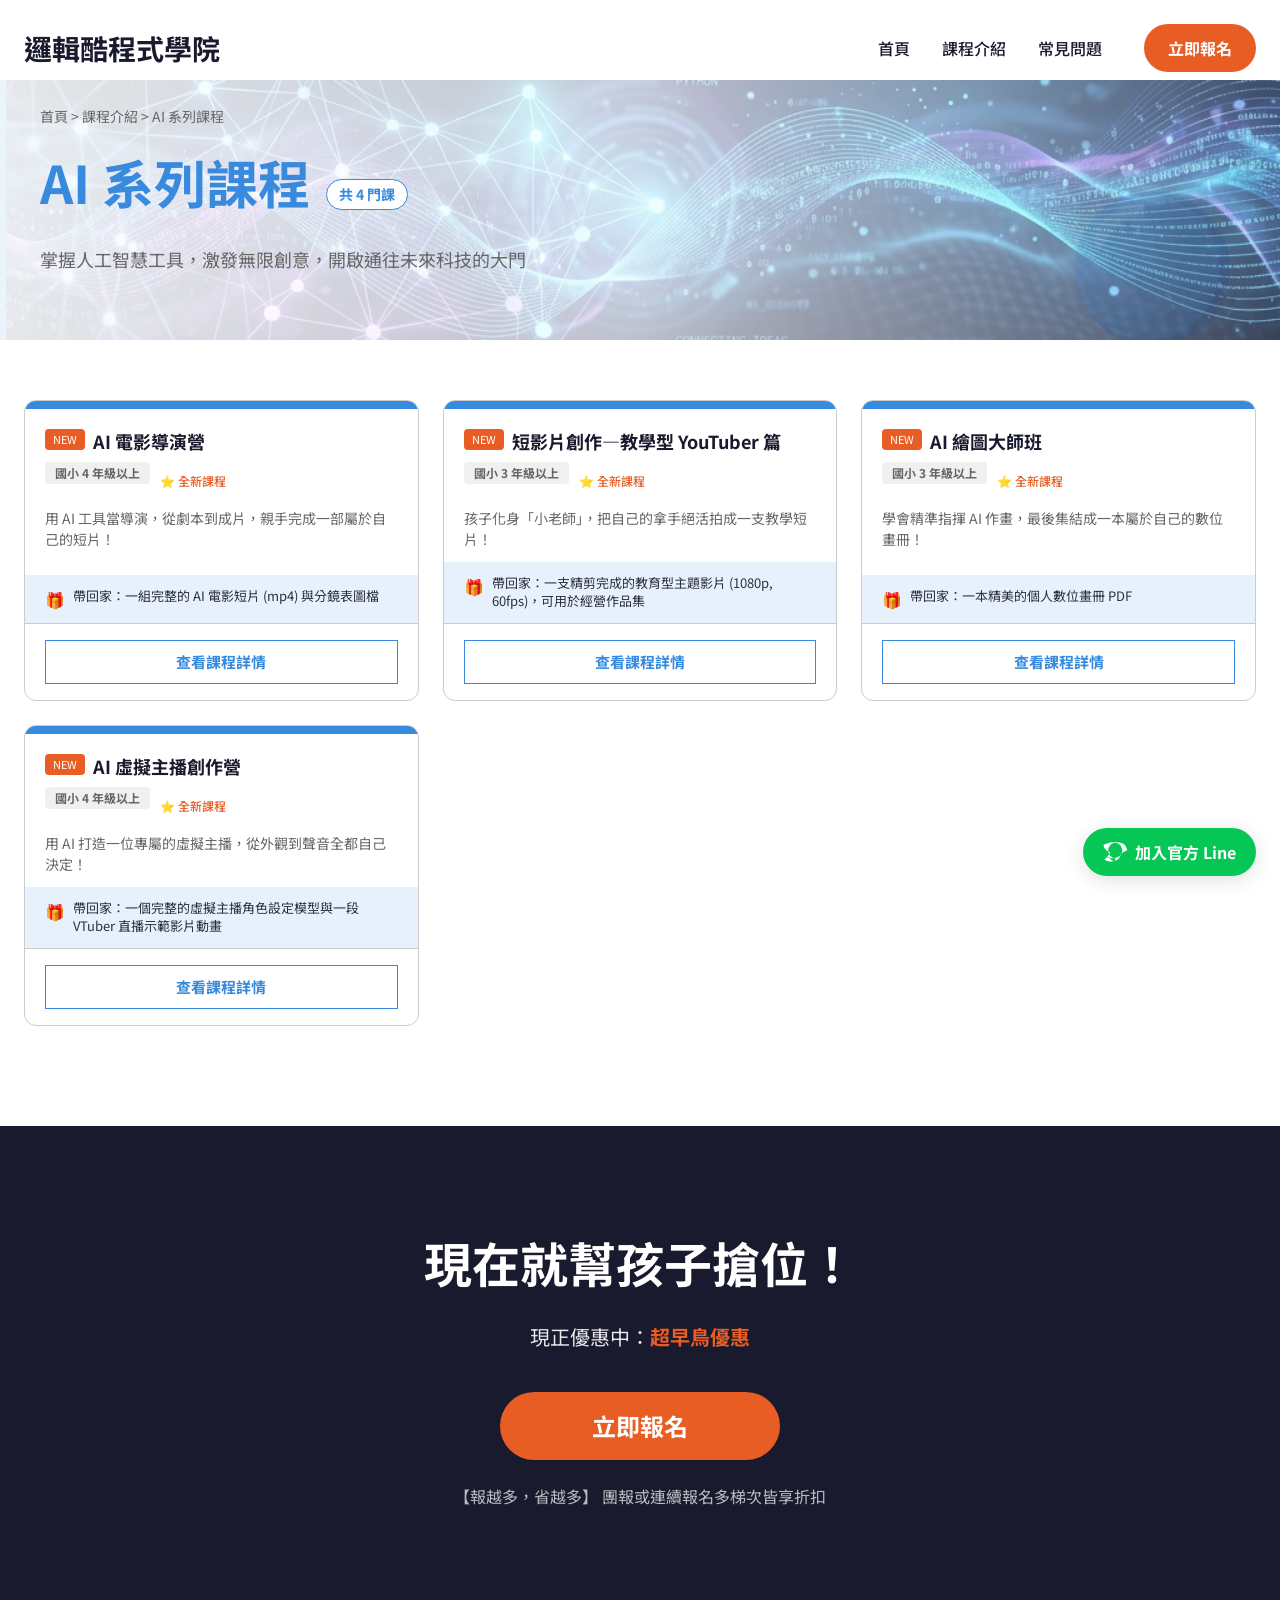
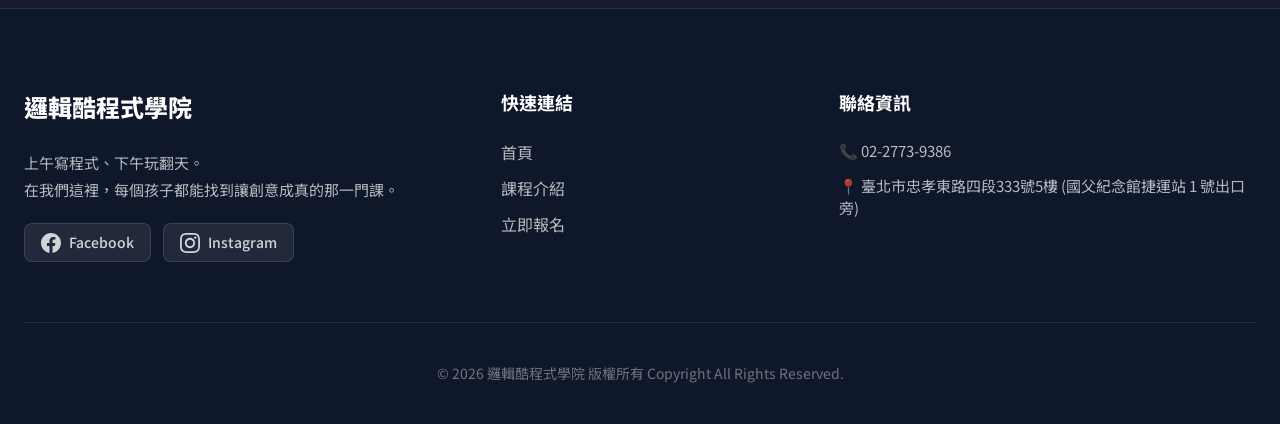
<file: courses-ai.html>
<!DOCTYPE html>
<html lang="zh-Hant-TW">
<head>
  <meta charset="UTF-8">
  <meta name="viewport" content="width=device-width, initial-scale=1.0">
  <title>AI 系列課程｜2026 邏輯酷夏令營</title>
  <meta name="description" content="2026 邏輯酷夏令營 AI 系列課程，結合 AI 協作與數位內容創作。">
  <link rel="stylesheet" href="assets/css/reset.css">
  <link rel="stylesheet" href="assets/css/variables.css">
  <link rel="stylesheet" href="assets/css/main.css">
  <link href="https://fonts.googleapis.com/css2?family=Noto+Sans+TC:wght@300;500;700&family=Bebas+Neue&display=swap" rel="stylesheet">
</head>
<body>
 
  <main id="main-content"></main>
 
  <div id="footer-cta-container"></div>
  <div id="footer-container"></div>
 
  <script src="data/config.js"></script>
  <script src="data/courses.js"></script>
  <script src="assets/js/components.js" defer></script>
  <script src="assets/js/main.js" defer></script>
 
  <script>
    const PAGE_CONFIG = {
      category: 'ai',
      title: 'AI 系列課程',
      subtitle: '掌握人工智慧工具，激發無限創意，開啟通往未來科技的大門',
      colorVar: 'blue',
      heroHeight: '260px',
      heroImg: 'assets/images/hero/hero-ai.png'
    };
 
    document.addEventListener('DOMContentLoaded', () => {
      if (typeof renderCategoryPage === 'function') {
        renderCategoryPage(PAGE_CONFIG);
      }
    });
  </script>
 
</body>
</html>
</file>
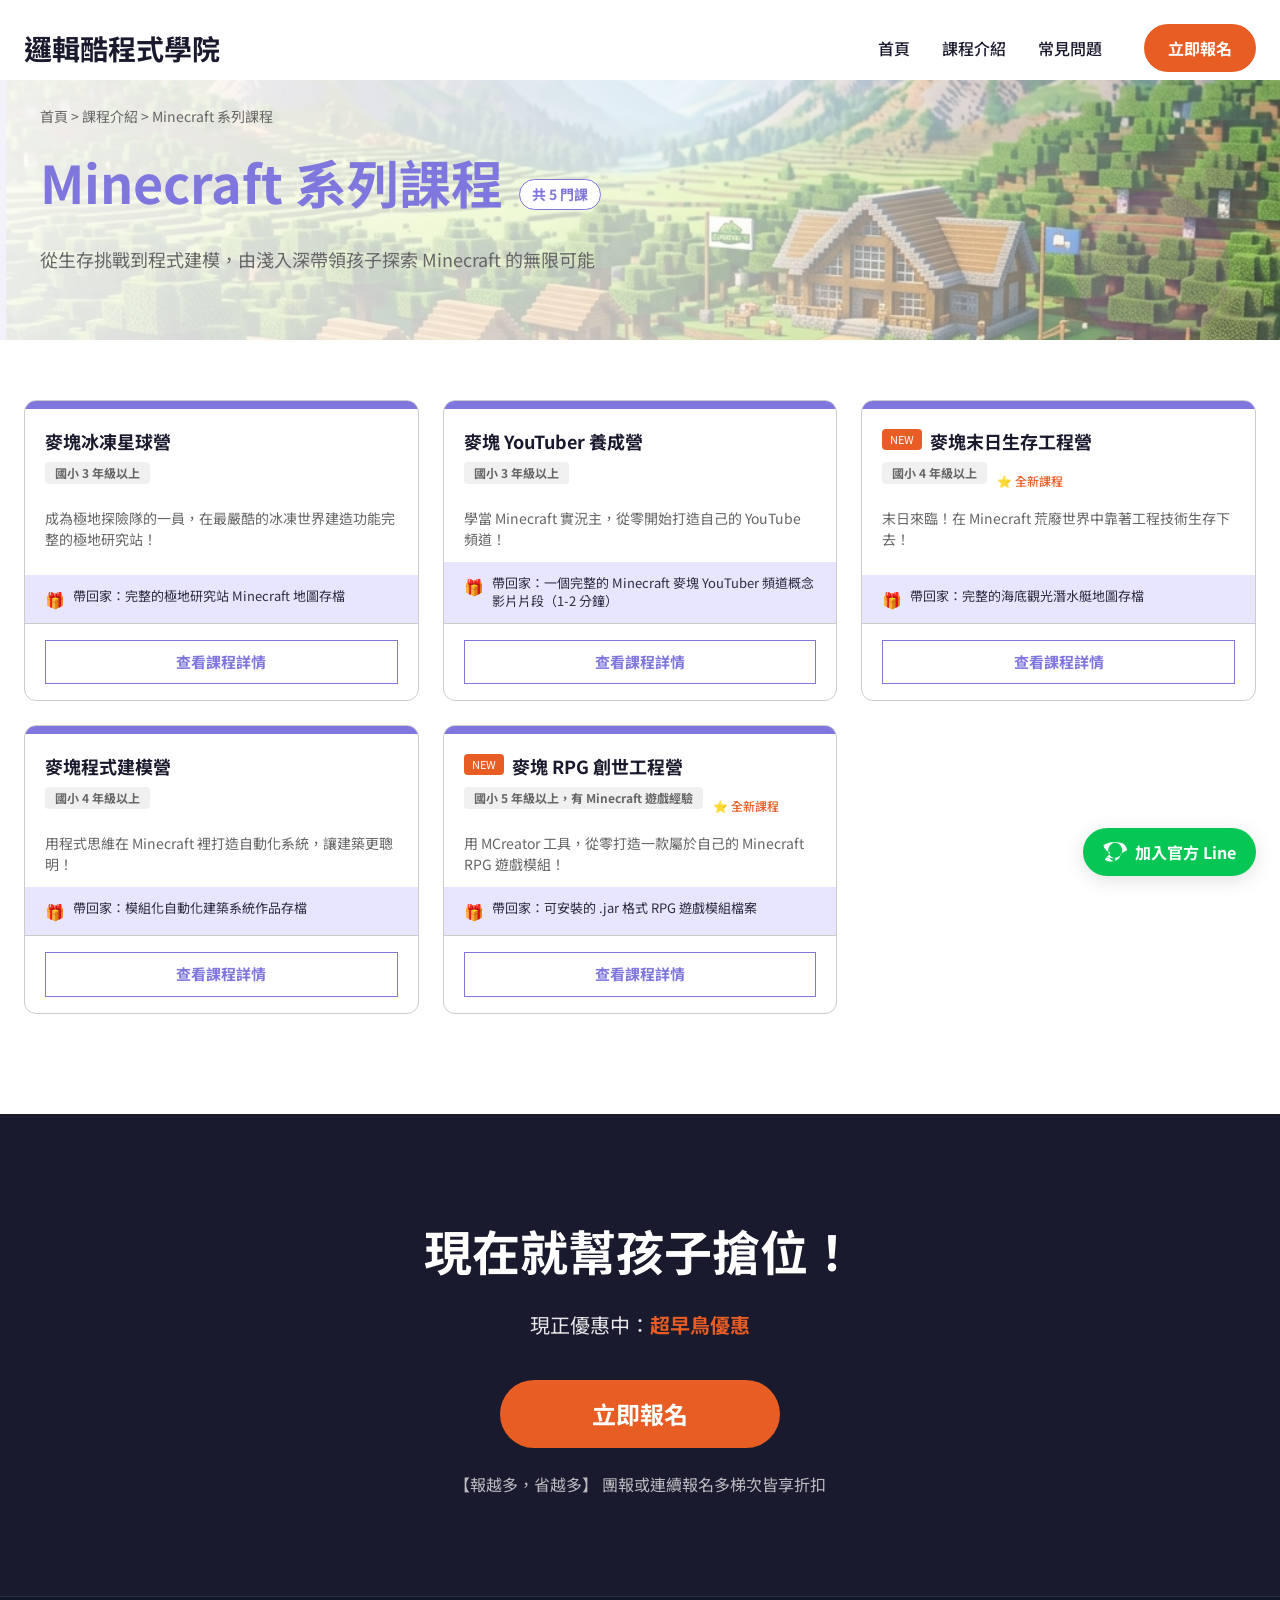
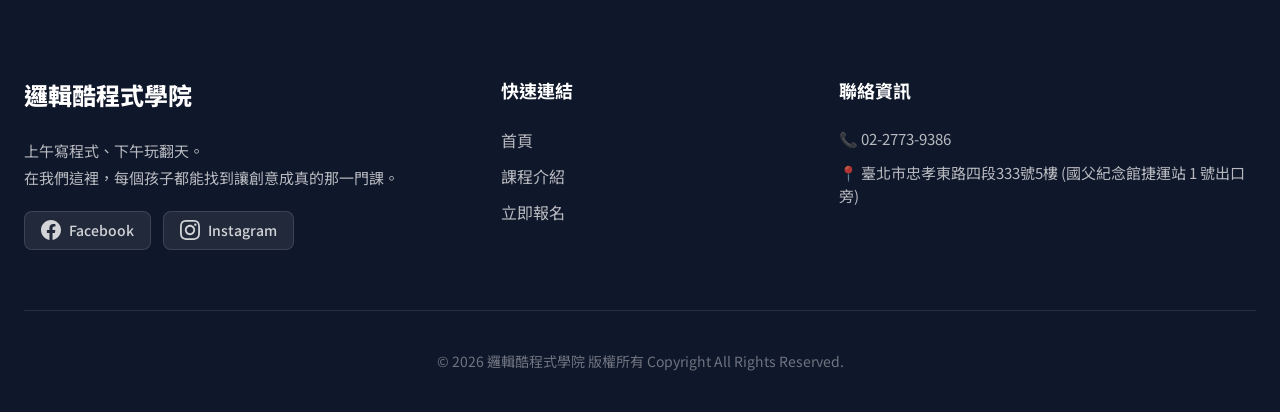
<file: courses-mc.html>
<!DOCTYPE html>
<html lang="zh-Hant-TW">
<head>
  <meta charset="UTF-8">
  <meta name="viewport" content="width=device-width, initial-scale=1.0">
  <title>Minecraft 創世神課程｜2026 邏輯酷夏令營</title>
  <meta name="description" content="2026 邏輯酷夏令營 Minecraft 系列課程，從紅石邏輯到 RPG 創世，適合國小至國中生。">
  <link rel="stylesheet" href="assets/css/reset.css">
  <link rel="stylesheet" href="assets/css/variables.css">
  <link rel="stylesheet" href="assets/css/main.css">
  <link href="https://fonts.googleapis.com/css2?family=Noto+Sans+TC:wght@300;500;700&family=Bebas+Neue&display=swap" rel="stylesheet">
</head>
<body>
 
  <main id="main-content"></main>
 
  <div id="footer-cta-container"></div>
  <div id="footer-container"></div>
 
  <script src="data/config.js"></script>
  <script src="data/courses.js"></script>
  <script src="assets/js/components.js" defer></script>
  <script src="assets/js/main.js" defer></script>
 
  <script>
    const PAGE_CONFIG = {
      category: 'minecraft',
      title: 'Minecraft 系列課程',
      subtitle: '從生存挑戰到程式建模，由淺入深帶領孩子探索 Minecraft 的無限可能',
      colorVar: 'purple',
      heroHeight: '260px',
      heroImg: 'assets/images/hero/hero-minecraft2.png'
    };
 
    document.addEventListener('DOMContentLoaded', () => {
      if (typeof renderCategoryPage === 'function') {
        renderCategoryPage(PAGE_CONFIG);
      }
    });
  </script>
 
</body>
</html>
</file>
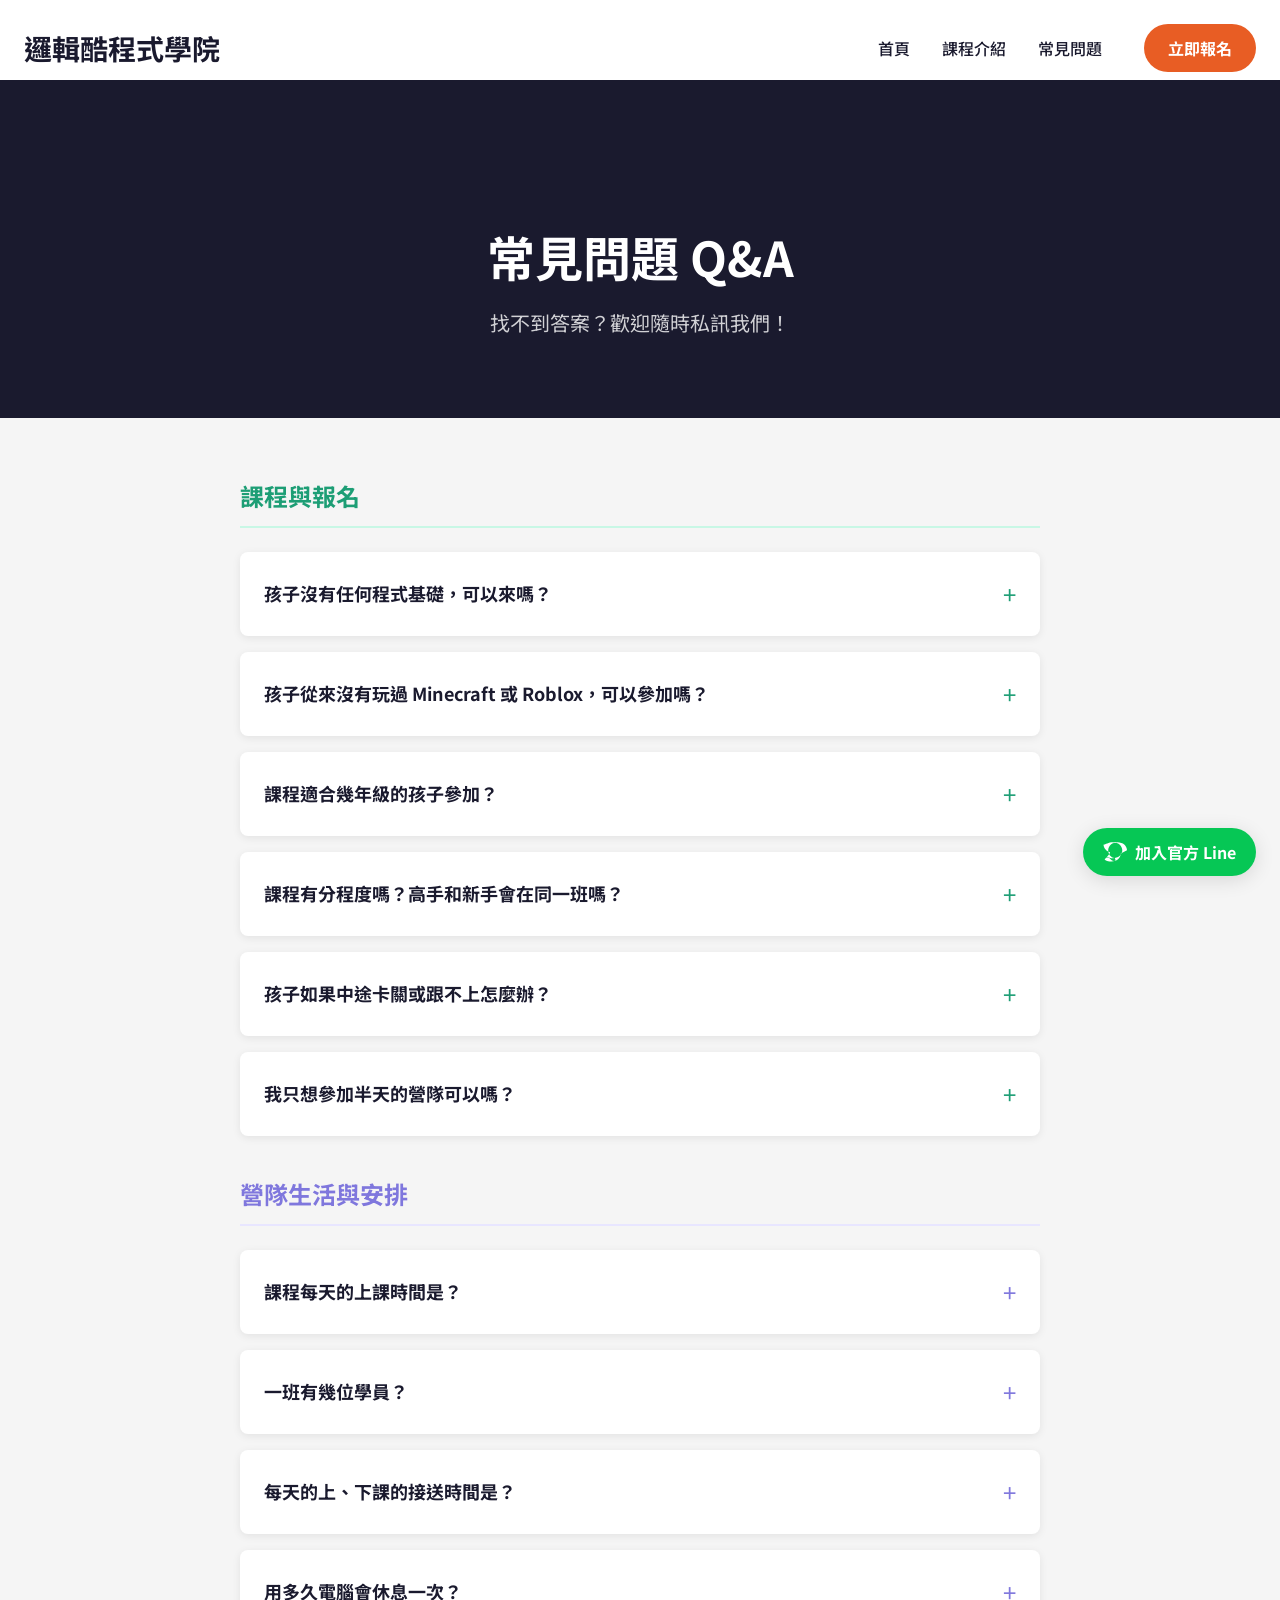
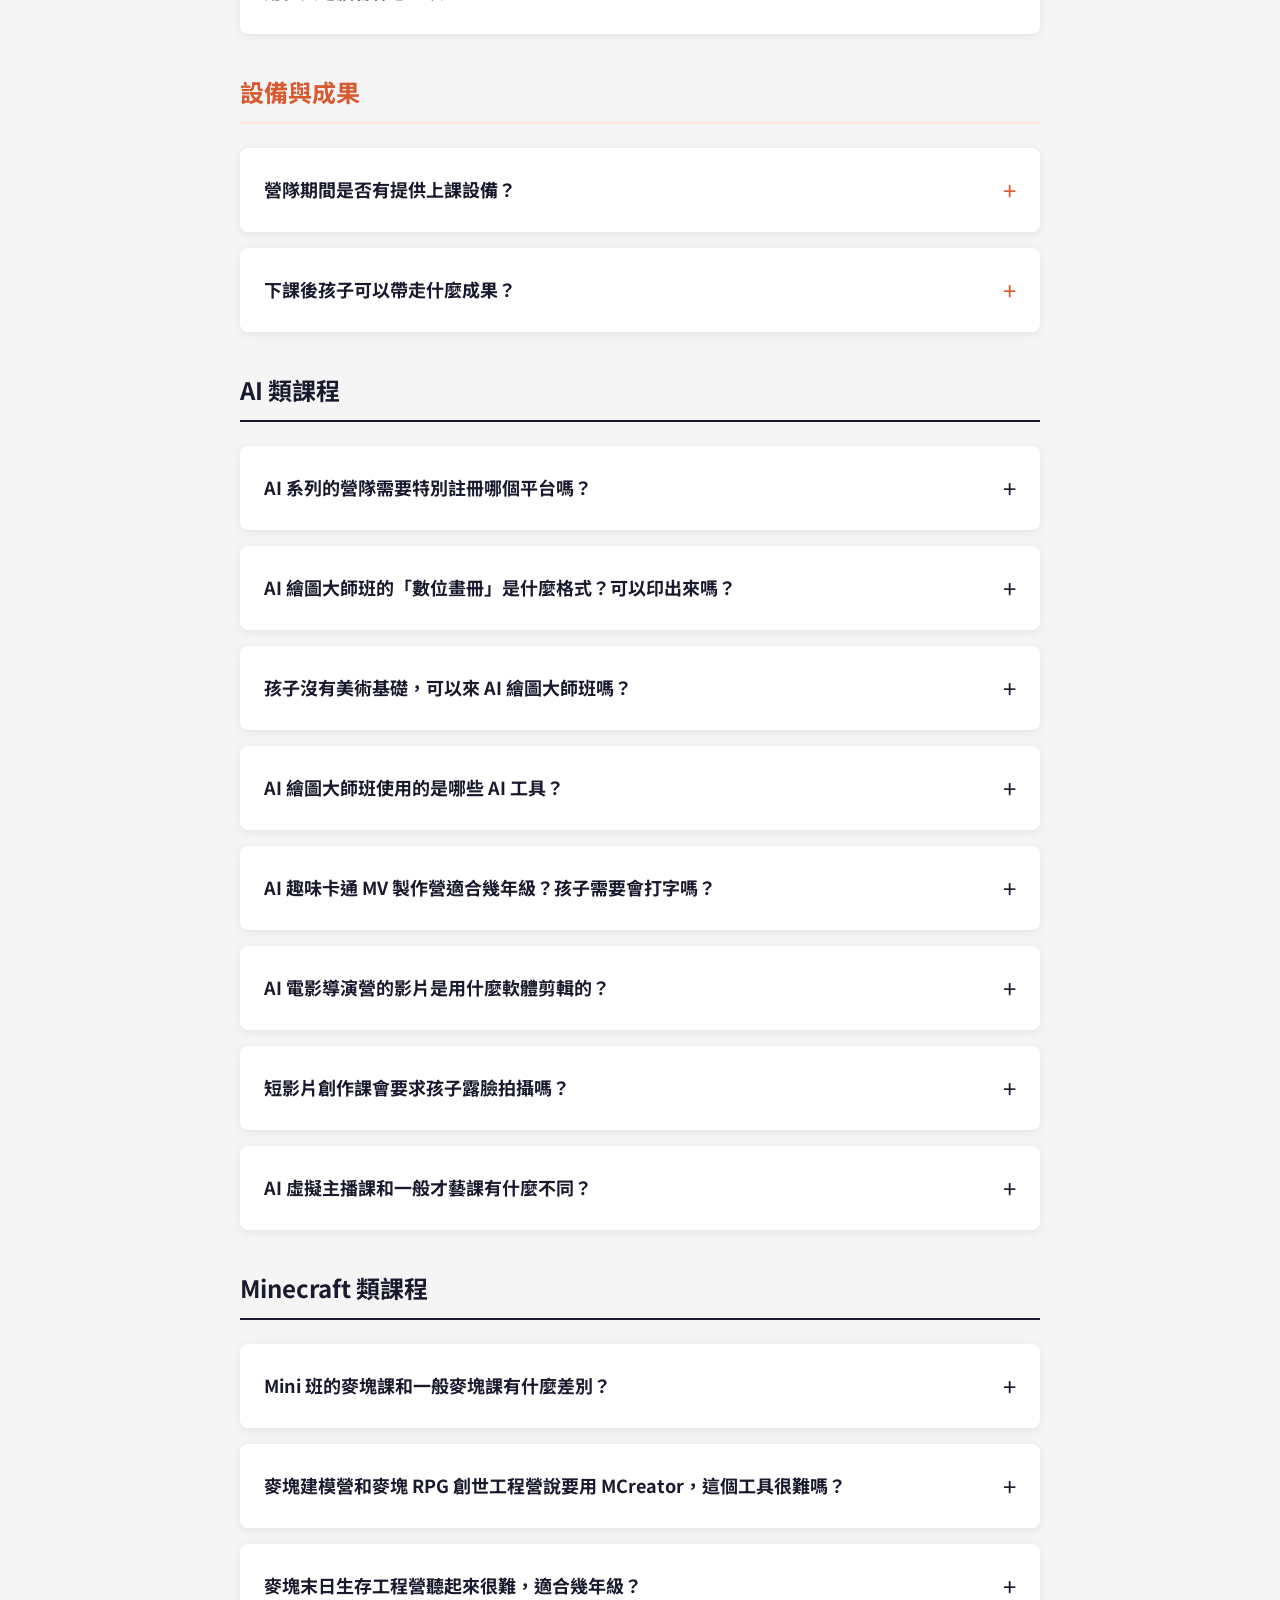
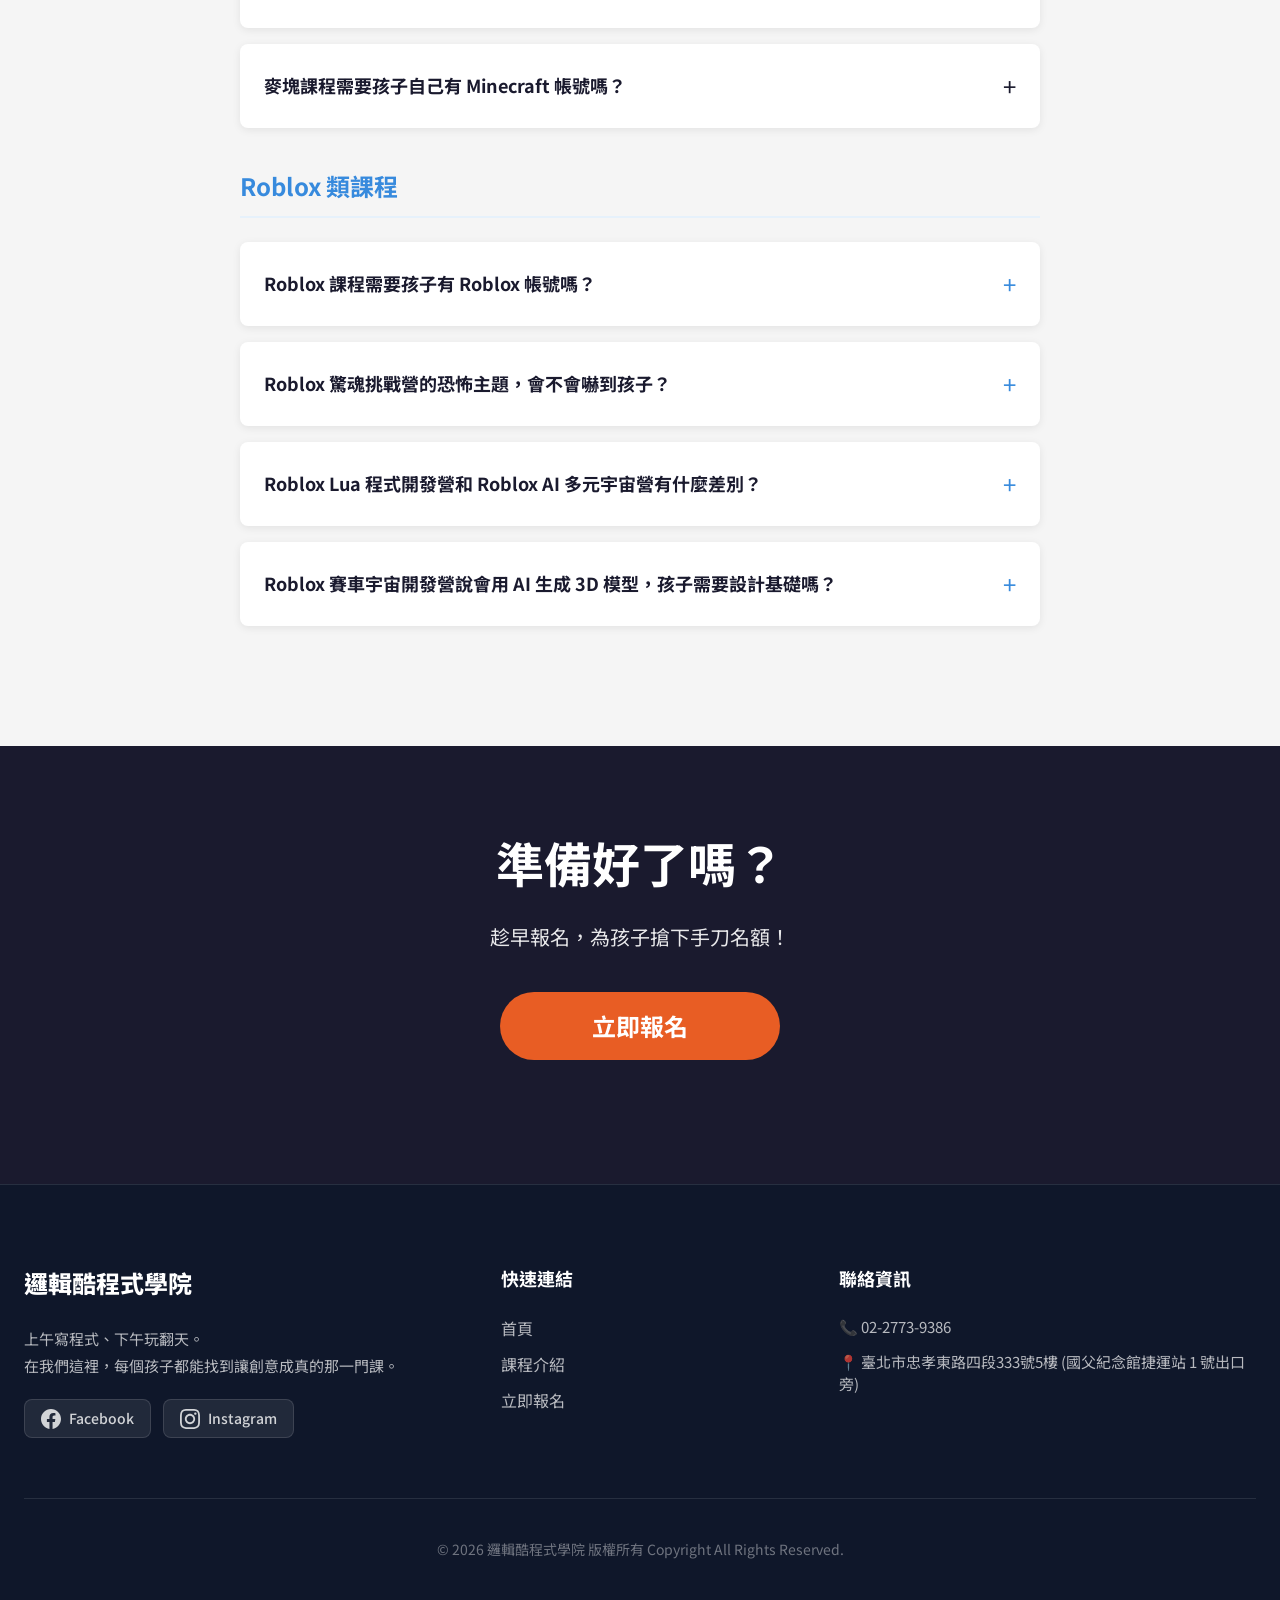
<file: faq.html>
<!DOCTYPE html>
<html lang="zh-Hant-TW">
<head>
  <meta charset="UTF-8">
  <meta name="viewport" content="width=device-width, initial-scale=1.0">
  <title>常見問題｜2026 邏輯酷夏令營</title>
  <meta name="description" content="報名前有疑問？我們整理了最常被問到的問題集，從課程安排、設備自備到接送時間一次解答。">
  
  <!-- Open Graph Meta Tags -->
  <meta property="og:title" content="常見問題｜2026 邏輯酷夏令營">
  <meta property="og:description" content="報名前有疑問？我們整理了最常被問到的問題集，從課程安排、設備自備到接送時間一次解答。">
  <meta property="og:image" content="https://【網域】/assets/images/og-cover.jpg">
  <meta property="og:type" content="website">
  <meta property="og:url" content="https://【網域】/faq.html">
  <link rel="canonical" href="https://【網域】/faq.html">
  
  <link rel="preconnect" href="https://fonts.googleapis.com">
  <link rel="preconnect" href="https://fonts.gstatic.com" crossorigin>
  <link href="https://fonts.googleapis.com/css2?family=Bebas+Neue&family=Noto+Sans+TC:wght@300;500;700&display=swap" rel="stylesheet">
  
  <link rel="preload" href="./assets/css/main.css" as="style">
  <link rel="preload" href="./assets/js/main.js" as="script">
  <link rel="preload" href="./assets/js/components.js" as="script">
  <link rel="stylesheet" href="./assets/css/reset.css">
  <link rel="stylesheet" href="./assets/css/variables.css">
  <link rel="stylesheet" href="./assets/css/main.css">
</head>
<body>
  <!-- 內容 -->
  <main>
    <!-- Hero 區 -->
    <section class="faq-page-hero">
      <h1 class="faq-page-title">常見問題 Q&A</h1>
      <p class="faq-page-subtitle">找不到答案？歡迎隨時私訊我們！</p>
    </section>

    <!-- 完整問答區塊 -->
    <section class="faq-page-content">
      <div class="faq-page-container" id="faq-container-full">
        <!-- JS 動態產生類別與 Accordion -->
      </div>
    </section>

    <!-- 底部 CTA 區 -->
    <section class="cta-section" style="padding-top: 80px;">
      <div class="cta-container animate-on-scroll slide-up">
        <h2 class="cta-title">準備好了嗎？</h2>
        <p class="cta-subtitle">趁早報名，為孩子搶下手刀名額！</p>
        <a href="#" class="btn-cta" id="cta-register-btn">立即報名</a>
      </div>
    </section>
  </main>
  
  <!-- Scripts：依賴順序 defer 載入，保證 FAQ/CONFIG 先於 logic -->
  <script defer src="./data/config.js"></script>
  <script defer src="./data/courses.js"></script>
  <script defer src="./assets/js/components.js"></script>
  <script defer src="./assets/js/main.js"></script>
  <script defer src="./assets/js/faq.js"></script>
</body>
</html>
</file>
<file: assets/css/variables.css>
:root {
  --color-dark: #1A1A2E;
  --color-white: #FFFFFF;
  --color-orange: #E85D24;       /* CTA 主色 */
  --color-teal: #1D9E75;         /* Mini 類別色 */
  --color-teal-bg: #C8F7E5;
  --color-teal-text: #085041;
  --color-purple: #7F77DD;       /* Minecraft 類別色 */
  --color-purple-bg: #E8E6FF;
  --color-purple-text: #3C3489;
  --color-coral: #D85A30;        /* Roblox 類別色 */
  --color-coral-bg: #FFE8DF;
  --color-coral-text: #712B13;
  --color-blue: #378ADD;         /* AI 類別色 */
  --color-blue-bg: #E6F1FB;
  --color-blue-text: #0C447C;
  --color-gray-bg: #F5F5F5;
  --color-gray-text: #444441;
  --color-border: #CCCCCC;

  /* 字型 */
  --font-sans: 'Noto Sans TC', sans-serif;
  --font-display: 'Bebas Neue', sans-serif;

  /* 間距 */
  --max-width: 1440px;
  --section-padding: 80px 24px;
  --card-radius: 12px;

  /* 陰影 */
  --shadow-sm: 0 2px 8px rgba(0,0,0,0.08);
  --shadow-md: 0 4px 20px rgba(0,0,0,0.12);
}
</file>
<file: assets/css/main.css>
/* 主要的 CSS 樣式 */
body {
  font-family: var(--font-sans);
  color: var(--color-dark);
  background-color: var(--color-white);
  padding-top: 80px; /* 預留空間給固定在頂部的 Navbar */
}

h1, h2, h3, h4, h5, h6 {
  font-family: var(--font-sans);
}

/* =========================================
   全域 RWD 基礎設定：圖片與觸控高度
   ========================================= */
img {
  max-width: 100%;
  height: auto;
}

@media (max-width: 767px) {
  button, 
  .btn-primary, 
  .btn-register, 
  .btn-cta, 
  .btn-details, 
  .accordion-header, 
  .schedule-select {
    min-height: 44px;
  }
}

/* =========================================
   Navbar 導覽列
   ========================================= */
.navbar {
  position: fixed;
  top: 0;
  left: 0;
  width: 100%;
  z-index: 1000;
  transition: all 0.3s ease;
  background-color: transparent;
  padding: 24px 0;
}

.navbar.sticky {
  background-color: var(--color-white);
  box-shadow: var(--shadow-sm);
  padding: 16px 0;
}

.nav-container {
  max-width: var(--max-width);
  margin: 0 auto;
  padding: 0 24px;
  display: flex;
  justify-content: space-between;
  align-items: center;
}

/* Logo */
.logo {
  font-size: 28px;
  font-weight: 700;
  color: var(--color-dark);
  transition: color 0.3s ease;
}

/* Hamburger 按鈕 */
.hamburger {
  display: none;
  background: none;
  border: none;
  cursor: pointer;
  position: relative; /* z-index 必須搭配 position 才生效 */
  z-index: 1001; /* 確保在全螢幕選單之上 */
  padding: 4px;
}

.hamburger span {
  display: block;
  width: 25px;
  height: 3px;
  background-color: var(--color-dark); /* 改回深色，確保在頂端淺色背景可見 */
  margin: 5px 0;
  transition: all 0.3s ease;
}

/* 選單固定後保持深色 */
.navbar.sticky .hamburger span {
  background-color: var(--color-dark);
}

/* 選單與列表 */
.nav-menu {
  display: flex;
}

.nav-list {
  display: flex;
  align-items: center;
  gap: 32px;
}

.nav-item {
  position: relative;
}

/* 選單連結與 Hover 底線效果 */
.nav-link {
  font-weight: 500;
  font-size: 16px;
  color: var(--color-dark);
  position: relative;
  padding-bottom: 4px;
}

.nav-link::after {
  content: '';
  position: absolute;
  width: 0;
  height: 2px;
  bottom: 0;
  left: 50%;
  transform: translateX(-50%);
  background-color: var(--color-orange);
  transition: width 0.3s ease;
}

.nav-link:hover::after,
.nav-item:hover > .nav-link::after {
  width: 100%;
}

/* 下拉子選單 */
.dropdown-menu {
  position: absolute;
  top: calc(100% + 15px);
  left: 50%;
  transform: translateX(-50%) translateY(10px);
  background-color: var(--color-white);
  box-shadow: var(--shadow-md);
  border-radius: var(--card-radius);
  padding: 12px 0;
  min-width: 160px;
  opacity: 0;
  visibility: hidden;
  transition: all 0.3s ease;
  pointer-events: none;
}

/* 為了不要讓滑鼠在下拉途中失去 hover 狀態，可以加一個隱形的橋樑 */
.has-dropdown::after {
  content: '';
  position: absolute;
  top: 100%;
  left: 0;
  width: 100%;
  height: 20px;
}

.has-dropdown:hover .dropdown-menu {
  opacity: 1;
  visibility: visible;
  transform: translateX(-50%) translateY(0);
  pointer-events: auto;
}

.dropdown-link {
  display: block;
  padding: 10px 24px;
  color: var(--color-dark) !important;
  font-size: 15px;
  font-weight: 500;
  transition: background-color 0.2s, color 0.2s;
  white-space: nowrap;
  text-align: center;
}

.dropdown-link:hover {
  background-color: var(--color-gray-bg);
  color: var(--color-orange) !important;
}

/* 立即報名按鈕 */
.btn-register {
  display: inline-block;
  background-color: var(--color-orange);
  color: var(--color-white);
  padding: 12px 24px;
  border-radius: 30px;
  font-weight: 700;
  text-align: center;
  transition: all 0.3s ease;
}

.btn-register.nav-btn {
  margin-left: 10px;
}

/* 按下/Hover 時加深 10%  */
.btn-register:hover {
  filter: brightness(0.9);
  color: var(--color-white);
}

/* =========================================
   手機版 RWD (≤ 767px)
   ========================================= */
@media (max-width: 767px) {
  .hamburger {
    display: block;
  }
  
  .hamburger.active span:nth-child(1) {
    transform: translateY(8px) rotate(45deg);
  }
  
  .hamburger.active span:nth-child(2) {
    opacity: 0;
  }
  
  .hamburger.active span:nth-child(3) {
    transform: translateY(-8px) rotate(-45deg);
  }
  
  .nav-menu {
    position: fixed;
    top: 0;
    left: 0;
    width: 100%;
    height: 100vh;
    background-color: rgba(255, 255, 255, 0.98);
    flex-direction: column;
    justify-content: center;
    align-items: center;
    transform: translateX(100%);
    transition: transform 0.4s ease;
  }

  .nav-menu.active {
    transform: translateX(0);
  }

  .nav-list {
    flex-direction: column;
    gap: 24px;
    text-align: center;
  }

  .nav-link {
    font-size: 20px;
  }
  
  .nav-link::after {
    display: none; /* 手機版不一定需要底線動態 */
  }

  /* 手機版下拉選單：預設隱藏，點擊文字後展開 */
  .has-dropdown:hover .dropdown-menu {
    /* 關閉 hover 觸發，改由 JS 控制 active 狀態 */
    opacity: 0;
    visibility: hidden;
    transform: none;
    pointer-events: none;
  }
  
  .dropdown-menu {
    position: static;
    transform: none;
    box-shadow: none;
    background-color: transparent;
    padding: 10px 0 0 0;
    display: none;
    opacity: 1;
    visibility: visible;
    pointer-events: auto;
  }

  .has-dropdown.active .dropdown-menu {
    display: block;
    opacity: 1 !important;
    visibility: visible !important;
    pointer-events: auto !important;
  }
  
  .btn-register.nav-btn {
    margin-left: 0;
    margin-top: 10px;
    font-size: 18px;
    padding: 14px 36px;
  }
}

/* =========================================
   首頁 - Hero 區塊
   ========================================= */
.hero {
  width: 100%;
  min-height: 100vh;
  background-color: var(--color-dark);
  color: var(--color-white);
  display: flex;
  align-items: center;
  overflow: hidden;
  position: relative;
}

.hero-container {
  max-width: var(--max-width);
  margin: 0 auto;
  padding: var(--section-padding);
  display: flex;
  align-items: center;
  gap: 24px;
  width: 100%;
}

.hero-content {
  flex: 0.9;
  display: flex;
  flex-direction: column;
  align-items: flex-start;
  z-index: 2;
}

.hero-visual {
  flex: 1.1;
  display: flex;
  justify-content: center;
  align-items: center;
  z-index: 2;
}

.visual-placeholder {
  width: 100%;
  aspect-ratio: 4 / 3;
  background: linear-gradient(135deg, rgba(232, 93, 36, 0.2) 0%, rgba(127, 119, 221, 0.2) 100%);
  border: 2px dashed rgba(255, 255, 255, 0.2);
  border-radius: var(--card-radius);
  position: relative;
}

.visual-placeholder::after {
  content: '圖片視覺佔位';
  position: absolute;
  top: 50%;
  left: 50%;
  transform: translate(-50%, -50%);
  color: rgba(255, 255, 255, 0.5);
  font-size: 20px;
}

.hero-badge {
  position: relative;
  color: var(--color-white);
  font-weight: 700;
  padding: 8px 20px;
  font-size: 16px;
  margin-bottom: 24px;
  display: inline-flex;
  align-items: center;
  z-index: 1;
}

.hero-badge::before {
  content: '';
  position: absolute;
  top: 0;
  left: 0;
  width: 100%;
  height: 100%;
  background-color: var(--color-orange);
  transform: skewX(-12deg);
  z-index: -1;
}

.hero-title {
  font-size: 52px;
  font-weight: 700;
  line-height: 1.2;
  margin-bottom: 24px;
  color: var(--color-white);
}

.hero-subtitle {
  font-size: 20px;
  line-height: 1.6;
  margin-bottom: 40px;
  color: rgba(255, 255, 255, 0.9);
}

.nowrap {
  white-space: nowrap;
}

.btn-primary {
  display: inline-flex;
  align-items: center;
  justify-content: center;
  background-color: var(--color-orange);
  color: var(--color-white);
  padding: 16px 40px;
  border-radius: 40px;
  font-weight: 700;
  font-size: 20px;
  transition: all 0.3s ease;
  border: none;
  cursor: pointer;
  text-decoration: none;
}

.btn-primary .arrow {
  margin-left: 8px;
  transition: transform 0.3s ease;
}

.btn-primary:hover {
  filter: brightness(0.9);
  color: var(--color-white);
}

.btn-primary:hover .arrow {
  transform: translateX(4px);
}

/* =========================================
   動畫特效 (fade-in + slide-up)
   ========================================= */
@keyframes fadeUp {
  0% { opacity: 0; transform: translateY(30px); }
  100% { opacity: 1; transform: translateY(0); }
}

.animate-fade-up {
  opacity: 0;
  animation: fadeUp 0.8s cubic-bezier(0.16, 1, 0.3, 1) forwards;
}

.anim-delay-1 { animation-delay: 0.1s; }
.anim-delay-2 { animation-delay: 0.2s; }
.anim-delay-3 { animation-delay: 0.3s; }
.anim-delay-4 { animation-delay: 0.4s; }
.anim-delay-5 { animation-delay: 0.5s; }

/* 滾動觸發動畫框架 */
.animate-on-scroll {
  opacity: 0;
  transition: opacity 0.6s ease, transform 0.6s ease;
}
.animate-on-scroll.slide-up { transform: translateY(30px); }
.animate-on-scroll.slide-left { transform: translateX(-30px); }
.animate-on-scroll.fade-in { transform: translate(0); }

.animate-on-scroll.is-visible {
  opacity: 1;
  transform: translate(0);
}

/* 尊重使用者設定：減少動畫 */
@media (prefers-reduced-motion: reduce) {
  .animate-fade-up {
    animation: none !important;
    opacity: 1 !important;
    transform: none !important;
  }
  .animate-on-scroll {
    transition: none !important;
    opacity: 1 !important;
    transform: none !important;
  }
}

/* =========================================
   手機版 RWD (≤ 767px) - Hero 專用
   ========================================= */
@media (max-width: 767px) {
  .hero {
    min-height: 80vh;
    padding-top: 80px; /* 為了避開 Navbar */
  }

  .hero-container {
    flex-direction: column;
    padding: 60px 24px;
    gap: 32px;
  }

  .hero-title {
    font-size: 36px; /* 手機版標語字級縮小 */
  }

  .hero-subtitle {
    font-size: 16px;
  }

  .hero-actions {
    width: 100%;
  }

  .btn-primary {
    width: 100%;
    padding: 16px 20px;
  }
}

/* =========================================
   首頁 - 活動亮點數字
   ========================================= */
.highlights-section {
  background-color: var(--color-white);
  padding: 60px 0;
  border-bottom: 1px solid var(--color-border);
}

.highlights-container {
  max-width: var(--max-width);
  margin: 0 auto;
  padding: 0 24px;
  display: grid;
  grid-template-columns: repeat(4, 1fr);
  gap: 24px;
}

.highlight-card {
  padding: 32px 24px;
  border-radius: var(--card-radius);
  text-align: center;
  transition: transform 0.3s ease, box-shadow 0.3s ease;
}

.highlight-card:hover {
  transform: translateY(-5px);
  box-shadow: var(--shadow-md);
}

/* 四種顏色變數交替使用 (teal, purple, coral, blue) */
.highlight-card.color-0 {
  background-color: var(--color-teal-bg);
  color: var(--color-teal-text);
}
.highlight-card.color-1 {
  background-color: var(--color-purple-bg);
  color: var(--color-purple-text);
}
.highlight-card.color-2 {
  background-color: var(--color-coral-bg);
  color: var(--color-coral-text);
}
.highlight-card.color-3 {
  background-color: var(--color-blue-bg);
  color: var(--color-blue-text);
}

.highlight-number-wrap {
  font-family: var(--font-display);
  font-size: 64px;
  font-weight: 700;
  line-height: 1.1;
  margin-bottom: 8px;
}

.highlight-label {
  font-size: 18px;
  font-weight: 500;
}

/* RWD for highlights */
@media (max-width: 767px) {
  .highlights-section {
    padding: 40px 0;
  }
  
  .highlights-container {
    grid-template-columns: repeat(2, 1fr);
    gap: 16px;
  }
  
  .highlight-card {
    padding: 24px 16px;
  }
  
  .highlight-number-wrap {
    font-size: 48px;
  }
  
  .highlight-label {
    font-size: 16px;
  }
}

/* =========================================
   首頁 - 課程分類
   ========================================= */
.categories-section {
  padding: var(--section-padding);
  background-color: var(--color-gray-bg);
}

.section-title {
  text-align: center;
  font-size: 36px;
  font-weight: 700;
  margin-bottom: 40px;
  color: var(--color-dark);
}

.categories-container {
  max-width: var(--max-width);
  margin: 0 auto;
}

.categories-grid {
  display: grid;
  grid-template-columns: repeat(4, 1fr);
  gap: 24px;
}

.category-card {
  display: flex;
  flex-direction: column;
  padding: 32px 24px;
  border-radius: var(--card-radius);
  text-decoration: none;
  color: var(--color-dark);
  transition: transform 0.2s ease, box-shadow 0.2s ease;
  background-color: var(--color-white);
}

.category-card:hover {
  transform: translateY(-4px);
  box-shadow: var(--shadow-md);
}

.category-icon {
  font-size: 40px;
  margin-bottom: 16px;
}

.category-name {
  font-size: 24px;
  font-weight: 700;
  margin-bottom: 8px;
}

.category-count {
  font-size: 14px;
  color: rgba(0,0,0,0.6);
  margin-bottom: 8px;
  flex: 1;
}

.category-age {
  font-size: 13px;
  font-weight: 500;
  opacity: 0.75;
  margin-bottom: 16px;
}

.category-link-text {
  font-size: 16px;
  font-weight: 700;
  display: flex;
  align-items: center;
}

.category-link-text::after {
  content: '→';
  margin-left: 8px;
  transition: transform 0.2s ease;
}

.category-card:hover .category-link-text::after {
  transform: translateX(4px);
}

/* RWD for categories */
@media (max-width: 991px) {
  .categories-grid {
    grid-template-columns: repeat(2, 1fr);
  }
}

@media (max-width: 767px) {
  .categories-grid {
    grid-template-columns: 1fr;
  }
  .section-title {
    font-size: 28px;
    margin-bottom: 32px;
  }
}

/* =========================================
   首頁 - 下午活動 (Carousel & Grid)
   ========================================= */
.activities-section {
  padding: var(--section-padding);
  background-color: var(--color-white);
  text-align: center;
}

.activities-container {
  max-width: var(--max-width);
  margin: 0 auto;
}

.carousel-wrapper {
  display: flex;
  align-items: center;
  position: relative;
  margin: 0 auto 32px auto;
  gap: 16px;
}

.carousel-btn {
  background-color: var(--color-gray-bg);
  color: var(--color-dark);
  border: none;
  width: 48px;
  height: 48px;
  border-radius: 50%;
  font-size: 20px;
  cursor: pointer;
  display: flex;
  justify-content: center;
  align-items: center;
  transition: background-color 0.2s, color 0.2s;
  flex-shrink: 0;
  z-index: 2;
}

.carousel-btn:hover {
  background-color: var(--color-orange);
  color: var(--color-white);
}

.carousel-viewport {
  flex: 1;
  overflow: hidden;
  touch-action: pan-y; /* 防止垂直拖動被我們攔截，但我們只需要攔截橫移 */
}

/* 軌道 */
.carousel-track {
  display: flex;
  transition: transform 0.4s ease-out;
}

/* 卡片 */
.activity-card {
  flex: 0 0 calc((100% - 48px) / 3); /* 桌面顯示 3 張，24px * 2 = 48px */
  display: flex;
  flex-direction: column;
  background-color: var(--color-gray-bg);
  border-radius: var(--card-radius);
  overflow: hidden;
  text-align: left;
}

.activity-card + .activity-card {
  margin-left: 24px;
}

.activity-image {
  width: 100%;
  aspect-ratio: 4 / 3;
  background-color: #E2E2E2;
  display: flex;
  justify-content: center;
  align-items: center;
  position: relative;
}

.activity-image::after {
  content: '活動圖片佔位';
  color: rgba(0,0,0,0.4);
  font-size: 14px;
}

.activity-info {
  padding: 20px;
  display: flex;
  align-items: center;
  gap: 12px;
}

.activity-emoji {
  font-size: 28px;
}

.activity-name {
  font-size: 18px;
  font-weight: 700;
  color: var(--color-dark);
}

.activities-note {
  font-size: 18px;
  color: var(--color-gray-text);
  font-weight: 500;
}

/* RWD for activities */
@media (max-width: 1024px) {
  .activity-card {
    flex: 0 0 calc((100% - 24px) / 2); /* 平板顯示 2 張 */
  }
  .activity-card + .activity-card {
    margin-left: 24px;
  }
}

@media (max-width: 767px) {
  /* 手機版改為 2 欄 Grid，取消 Carousel 樣式 */
  .carousel-wrapper {
    display: block;
    margin-bottom: 24px;
  }
  
  .carousel-btn {
    display: none; /* 隱藏箭頭 */
  }
  
  .carousel-viewport {
    overflow: visible;
  }
  
  .carousel-track {
    display: grid;
    grid-template-columns: repeat(2, 1fr);
    gap: 16px;
    transform: none !important; /* 強制覆蓋 js 設定的 translate */
    transition: none;
  }
  
  .activity-card {
    width: 100%;
    flex: none;
    margin-left: 0 !important;
  }
  
  .activities-note {
    font-size: 16px;
  }
}

/* =========================================
   首頁 - 定價方案
   ========================================= */
.pricing-section {
  padding: 80px 24px;
  background-color: var(--color-gray-bg);
}

.pricing-container {
  max-width: var(--max-width);
  margin: 0 auto;
}

.pricing-header {
  text-align: center;
  margin-bottom: 48px;
}

.original-price {
  font-size: 24px;
  color: var(--color-gray-text);
  text-decoration: line-through;
  margin-top: 8px;
}

.pricing-grid {
  display: grid;
  grid-template-columns: repeat(3, 1fr);
  gap: 24px;
  margin-bottom: 48px;
}

.pricing-card {
  background-color: var(--color-white);
  border-radius: var(--card-radius);
  padding: 40px 32px;
  text-align: center;
  position: relative;
  border: 2px solid transparent;
  transition: transform 0.3s ease, box-shadow 0.3s ease;
  display: flex;
  flex-direction: column;
}

.pricing-card:hover {
  transform: translateY(-8px);
  box-shadow: var(--shadow-lg);
}

/* 針對作用中的方案加上強調邊框與陰影 */
.pricing-card.active {
  border-color: var(--color-orange);
  box-shadow: var(--shadow-md);
  transform: scale(1.02);
}

.pricing-card.active:hover {
  transform: scale(1.02) translateY(-8px);
}

.badge-active {
  position: absolute;
  top: -16px;
  left: 50%;
  transform: translateX(-50%);
  background-color: var(--color-orange);
  color: var(--color-white);
  padding: 6px 16px;
  border-radius: 20px;
  font-size: 14px;
  font-weight: 700;
  white-space: nowrap;
}

.pricing-name {
  font-size: 24px;
  font-weight: 700;
  margin-bottom: 16px;
}

.pricing-price {
  font-family: var(--font-display);
  font-size: 56px;
  font-weight: 700;
  line-height: 1;
  margin-bottom: 16px;
  display: flex;
  justify-content: center;
  align-items: flex-start;
}

.pricing-price::before {
  content: '$';
  font-size: 28px;
  margin-top: 8px;
  margin-right: 4px;
  font-family: var(--font-sans);
}

.pricing-saving {
  display: inline-block;
  padding: 4px 12px;
  border-radius: 12px;
  font-size: 14px;
  font-weight: 700;
  margin-bottom: 24px;
}

.pricing-deadline {
  color: var(--color-gray-text);
  font-size: 16px;
  margin-bottom: 32px;
  flex: 1;
}

.btn-pricing {
  display: block;
  width: 100%;
  padding: 16px;
  border-radius: 40px;
  font-weight: 700;
  font-size: 18px;
  text-decoration: none;
  transition: all 0.3s ease;
  color: var(--color-white);
}

.btn-pricing:hover {
  filter: brightness(0.9);
}

/* 方案底下的加碼優惠區 */
.bonus-section {
  background-color: var(--color-white);
  border-radius: var(--card-radius);
  padding: 40px;
  text-align: center;
}

.bonus-section h3 {
  font-size: 24px;
  margin-bottom: 24px;
  color: var(--color-dark);
}

.bonus-grid {
  display: flex;
  justify-content: center;
  flex-wrap: wrap;
  gap: 16px;
}

.bonus-item {
  background-color: var(--color-gray-bg);
  padding: 16px 24px;
  border-radius: 16px;
  display: flex;
  flex-direction: column;
  min-width: 160px;
}

.bonus-label {
  font-weight: 700;
  font-size: 18px;
  color: var(--color-orange);
  margin-bottom: 8px;
}

.bonus-desc {
  font-size: 14px;
  color: var(--color-gray-text);
}

/* RWD for pricing */
@media (max-width: 991px) {
  .pricing-grid {
    grid-template-columns: repeat(3, 1fr);
    gap: 16px;
  }
  .pricing-card {
    padding: 32px 20px;
  }
  .pricing-price {
    font-size: 44px;
  }
}

@media (max-width: 767px) {
  .pricing-grid {
    grid-template-columns: 1fr;
    gap: 24px;
  }
  .pricing-card.active {
    transform: none;
  }
  
  .pricing-card.active:hover {
    transform: translateY(-8px);
  }
  
  .bonus-section {
    padding: 24px 16px;
  }
  .bonus-item {
    width: calc(50% - 8px);
    min-width: unset;
  }
}

/* =========================================
   首頁 - 時程表
   ========================================= */
.schedule-section {
  padding: 80px 24px;
  background-color: var(--color-white);
}

.schedule-container {
  max-width: var(--max-width);
  margin: 0 auto;
}

.schedule-tabs {
  display: flex;
  justify-content: center;
  gap: 16px;
  margin-bottom: 32px;
}

.tab-btn {
  background-color: var(--color-gray-bg);
  border: none;
  padding: 12px 32px;
  font-size: 18px;
  font-weight: 700;
  border-radius: 30px;
  color: var(--color-gray-text);
  cursor: pointer;
  transition: all 0.2s ease;
}

.tab-btn:hover {
  background-color: #E2E2E2;
}

.tab-btn.active {
  background-color: var(--color-dark);
  color: var(--color-white);
}

.schedule-select-wrapper {
  margin-bottom: 32px;
  text-align: center;
}

.schedule-select-wrapper label {
  font-weight: 700;
  margin-right: 8px;
  font-size: 16px;
}

.schedule-select {
  padding: 10px 16px;
  font-size: 16px;
  border-radius: 8px;
  border: 1px solid var(--color-border);
  background-color: var(--color-white);
  min-width: 200px;
}

.d-block-mobile { display: none; }
.d-none-mobile { display: flex; }

.schedule-content {
  display: grid;
  grid-template-columns: repeat(auto-fill, minmax(300px, 1fr));
  gap: 24px;
}

.week-card {
  display: none;
  background-color: var(--color-gray-bg);
  border-radius: var(--card-radius);
  padding: 24px;
}

@keyframes fadeInCard {
  from { opacity: 0; transform: translateY(10px); }
  to { opacity: 1; transform: translateY(0); }
}

@media (min-width: 768px) {
  .schedule-content.show-july .week-card[data-month="july"] {
    display: block;
    animation: fadeInCard 0.3s ease forwards;
  }
  
  .schedule-content.show-august .week-card[data-month="august"] {
    display: block;
    animation: fadeInCard 0.3s ease forwards;
  }
}

.week-header {
  border-bottom: 2px solid var(--color-white);
  padding-bottom: 16px;
  margin-bottom: 16px;
  display: flex;
  flex-wrap: wrap;
  align-items: center;
  gap: 12px;
}

.week-title {
  font-size: 20px;
  font-weight: 700;
  margin: 0;
}

.week-dates {
  font-size: 16px;
  color: var(--color-gray-text);
}

.schedule-note {
  background-color: var(--color-orange);
  color: var(--color-white);
  font-size: 12px;
  font-weight: 700;
  padding: 4px 8px;
  border-radius: 12px;
}

.schedule-course {
  display: flex;
  align-items: center;
  margin-bottom: 12px;
  gap: 12px;
}

.schedule-course:last-child {
  margin-bottom: 0;
}

.course-tag {
  font-size: 12px;
  font-weight: 700;
  padding: 4px 8px;
  border-radius: 6px;
  min-width: 48px;
  text-align: center;
}

.course-name {
  font-size: 16px;
  font-weight: 500;
  flex: 1;
}

/* RWD for Schedule */
@media (max-width: 767px) {
  .d-none-mobile { display: none; }
  .d-block-mobile { display: block; }
  
  .schedule-content {
    grid-template-columns: 1fr;
  }
  
  .week-card { display: none !important; }
  .week-card.active-mobile { 
    display: block !important;
    animation: fadeInCard 0.3s ease forwards;
  }
}

/* =========================================
   首頁 - 常見問題 Q&A
   ========================================= */
.faq-section {
  padding: 80px 24px;
  background-color: var(--color-gray-bg);
}

.faq-container {
  max-width: 800px;
  margin: 0 auto;
}

.accordion-wrapper {
  margin-bottom: 40px;
}

.accordion-item {
  background-color: var(--color-white);
  border-radius: 8px;
  margin-bottom: 16px;
  box-shadow: var(--shadow-sm);
  overflow: hidden;
}

.accordion-header {
  width: 100%;
  text-align: left;
  background: none;
  border: none;
  padding: 24px;
  display: flex;
  justify-content: space-between;
  align-items: center;
  cursor: pointer;
  font-size: 18px;
  font-weight: 700;
  color: var(--color-dark);
  transition: color 0.3s ease;
}

.accordion-header:hover {
  color: var(--color-orange);
}

.accordion-title {
  flex: 1;
  padding-right: 24px;
  line-height: 1.4;
}

.accordion-icon {
  font-size: 24px;
  font-weight: 400;
  color: var(--color-orange);
  transition: transform 0.3s ease;
}

.accordion-content {
  max-height: 0;
  overflow: hidden;
  transition: max-height 0.4s ease;
  background-color: var(--color-white);
}

.accordion-content-inner {
  padding: 0 24px 24px 24px;
  font-size: 16px;
  line-height: 1.6;
  color: var(--color-gray-text);
  border-top: 1px solid var(--color-border);
  margin-top: -8px; 
  padding-top: 16px;
}

.accordion-item.active .accordion-header {
  color: var(--color-orange);
}

.accordion-item.active .accordion-icon {
  transform: rotate(180deg);
}

.faq-more {
  text-align: center;
}

.faq-more-link {
  font-size: 18px;
  font-weight: 700;
  color: var(--color-orange);
  text-decoration: none;
  display: inline-flex;
  align-items: center;
}

.faq-more-link .arrow {
  margin-left: 8px;
  transition: transform 0.3s ease;
}

.faq-more-link:hover .arrow {
  transform: translateX(4px);
}

/* =========================================
   首頁 - 底部 CTA 區
   ========================================= */
.cta-section {
  padding: 100px 24px;
  background-color: var(--color-dark);
  color: var(--color-white);
  text-align: center;
}

.cta-container {
  max-width: 800px;
  margin: 0 auto;
}

.cta-title {
  font-size: 48px;
  font-weight: 700;
  margin-bottom: 24px;
  color: var(--color-white);
}

.cta-subtitle {
  font-size: 20px;
  margin-bottom: 40px;
  color: rgba(255, 255, 255, 0.9);
}

.btn-cta {
  display: inline-block;
  background-color: var(--color-orange);
  color: var(--color-white);
  font-size: 24px;
  font-weight: 700;
  width: 100%;
  max-width: 280px;
  padding: 16px 0;
  border-radius: 40px;
  text-decoration: none;
  transition: all 0.3s ease;
  margin-bottom: 24px;
}

.btn-cta:hover {
  filter: brightness(0.9);
  transform: translateY(-2px);
  box-shadow: 0 8px 24px rgba(232, 93, 36, 0.3);
}

.cta-note {
  font-size: 16px;
  color: rgba(255, 255, 255, 0.7);
}

/* RWD for FAQ & CTA */
@media (max-width: 767px) {
  .faq-section {
    padding: 60px 24px;
  }
  
  .accordion-header {
    font-size: 16px;
    padding: 20px;
  }
  
  .cta-section {
    padding: 60px 24px;
  }
  
  .cta-title {
    font-size: 36px;
  }
  
  .cta-subtitle {
    font-size: 16px;
    margin-bottom: 32px;
  }
}

/* =========================================
   分頁 - 課程分類 Hero
   ========================================= */
.course-hero {
  padding: 120px 24px 60px 24px;
  text-align: center;
}

.course-hero-container {
  max-width: var(--max-width);
  margin: 0 auto;
}

.breadcrumbs {
  font-size: 14px;
  color: var(--color-gray-text);
  margin-bottom: 24px;
}

.breadcrumbs a {
  color: var(--color-dark);
  text-decoration: none;
  font-weight: 500;
}

.breadcrumbs a:hover {
  text-decoration: underline;
}

.course-category-title {
  font-size: 48px;
  font-weight: 700;
  margin-bottom: 16px;
}

.course-category-desc {
  font-size: 18px;
  max-width: 600px;
  margin: 0 auto;
  line-height: 1.6;
}

/* =========================================
   分頁 - 課程清單
   ========================================= */
.course-list-section {
  padding: 60px 24px;
  background-color: var(--color-white);
}

.course-list-container {
  max-width: var(--max-width);
  margin: 0 auto;
  display: grid;
  grid-template-columns: repeat(3, 1fr);
  gap: 24px;
}

.course-card {
  background-color: var(--color-white);
  border: 1px solid var(--color-border);
  border-radius: var(--card-radius);
  position: relative;
  display: flex;
  flex-direction: column;
  transition: transform 0.3s ease, box-shadow 0.3s ease;
  overflow: hidden;
}

.course-card:hover {
  transform: translateY(-4px);
  box-shadow: var(--shadow-md);
}

.course-badge-new {
  position: absolute;
  top: 16px;
  right: 16px;
  background-color: var(--color-orange);
  color: var(--color-white);
  font-size: 12px;
  font-weight: 700;
  padding: 4px 12px;
  border-radius: 12px;
  z-index: 1;
}

.course-card-content {
  padding: 32px 24px 24px 24px;
  flex: 1;
}

.course-age-badge {
  display: inline-block;
  font-size: 12px;
  font-weight: 700;
  padding: 4px 10px;
  border-radius: 6px;
  margin-bottom: 16px;
}

.course-card-title {
  font-size: 24px;
  font-weight: 700;
  margin-bottom: 12px;
  line-height: 1.3;
}

.course-card-tagline {
  font-size: 16px;
  color: var(--color-gray-text);
  line-height: 1.6;
}

.course-card-footer {
  padding: 0 24px 24px 24px;
}

.btn-details {
  border-radius: 8px;
  padding: 12px;
  font-size: 16px;
}

/* =========================================
   分頁 - 課程 Modal 彈窗 (精細化設計)
   ========================================= */
.modal-overlay {
  position: fixed;
  top: 0;
  left: 0;
  width: 100vw;
  height: 100vh;
  background-color: rgba(0, 0, 0, 0.6);
  z-index: 9999;
  display: flex;
  justify-content: center;
  align-items: center;
  opacity: 0;
  pointer-events: none;
  transition: opacity 0.2s ease;
  padding: 24px;
}

.modal-overlay.active {
  opacity: 1;
  pointer-events: auto;
}

.course-modal {
  background-color: var(--color-white);
  width: 100%;
  max-width: 720px;
  max-height: 90vh;
  border-radius: 16px;
  position: relative;
  display: flex;
  flex-direction: column;
  overflow: hidden;
  transform: scale(0.95);
  opacity: 0;
  transition: transform 0.2s ease, opacity 0.2s ease;
  box-shadow: 0 20px 40px rgba(0, 0, 0, 0.2);
}

.modal-close-btn {
  position: absolute;
  top: 16px;
  right: 16px;
  width: 40px;
  height: 40px;
  background-color: rgba(0, 0, 0, 0.05);
  border: none;
  border-radius: 50%;
  font-size: 24px;
  display: flex;
  align-items: center;
  justify-content: center;
  cursor: pointer;
  z-index: 10;
  transition: background-color 0.2s ease;
}

.modal-close-btn:hover {
  background-color: rgba(0, 0, 0, 0.1);
}

.modal-overlay.active .course-modal {
  transform: scale(1);
  opacity: 1;
}

.modal-body {
  flex: 1;
  display: flex;
  flex-direction: column;
  overflow: hidden; /* 防止內容撐破 body */
  position: relative;
}

.modal-scroll-area {
  overflow-y: auto;
  flex: 1;
  padding-bottom: 20px; /* 留白 */
  
  /* 捲軸美化 (Webkit) */
  scrollbar-width: thin;
  scrollbar-color: rgba(0,0,0,0.2) transparent;
}

.modal-scroll-area::-webkit-scrollbar {
  width: 6px;
}

.modal-scroll-area::-webkit-scrollbar-track {
  background: transparent;
}

.modal-scroll-area::-webkit-scrollbar-thumb {
  background-color: rgba(0,0,0,0.1);
  border-radius: 10px;
}

.modal-scroll-area::-webkit-scrollbar-thumb:hover {
  background-color: rgba(0,0,0,0.2);
}

/* Modal Header */
.modal-refined-header {
  padding: 32px 32px;
  position: relative;
}

.modal-new-badge {
  background-color: #f44336; /* 橘紅色 */
  color: #fff;
  font-size: 11px;
  padding: 2px 8px;
  border-radius: 4px;
  font-weight: 700;
  display: inline-block;
  margin-bottom: 8px;
}

.modal-refined-title {
  font-size: 28px;
  font-weight: 700;
  margin: 0 0 8px 0;
}

.modal-refined-tagline {
  font-size: 16px;
  color: #666;
  margin-bottom: 16px;
  line-height: 1.4;
}

.modal-header-badges {
  display: flex;
  flex-wrap: wrap;
  gap: 12px;
}

.modal-badge-item {
  font-size: 13px;
  color: #555;
  background: rgba(0, 0, 0, 0.05);
  padding: 4px 10px;
  border-radius: 4px;
}

/* Modal Tabs */
.modal-tabs-section {
  padding: 0 32px;
  margin-top: 24px;
}

.modal-tabs-desktop {
  display: flex;
  gap: 8px;
  margin-bottom: 24px;
}

.tab-btn-refined {
  padding: 8px 20px;
  border: none;
  border-radius: 20px;
  background-color: #eee;
  color: #666;
  font-size: 14px;
  font-weight: 700;
  cursor: pointer;
  transition: all 0.2s ease;
}

.modal-tabs-mobile {
  display: none;
  width: 100%;
  padding: 10px;
  border: 1px solid #ddd;
  border-radius: 8px;
  font-size: 15px;
  margin-bottom: 24px;
}

.tab-pane-refined {
  display: none;
  animation: fadeIn 0.3s ease;
}

.tab-pane-refined.active {
  display: block;
}

.tab-day-title-refined {
  font-size: 18px;
  font-weight: 700;
  margin-bottom: 16px;
}

.tab-day-points-refined {
  list-style: none;
  padding: 0;
}

.tab-day-points-refined li {
  font-size: 16px;
  margin-bottom: 12px;
  line-height: 1.6;
  display: flex;
  align-items: flex-start;
}

.point-check {
  margin-right: 12px;
  font-weight: 700;
}

/* Intro & Takeaway */
.modal-section-intro {
  padding: 24px 32px;
}

.section-label-small {
  font-size: 14px;
  color: #999;
  margin-bottom: 8px;
}

.modal-intro-text {
  font-size: 16px;
  line-height: 1.8;
  color: #333;
}

.modal-section-takeaway {
  padding: 0 32px 32px;
}

.takeaway-box-refined {
  background-color: #E8F5E9;
  padding: 24px;
  border-radius: 8px;
  display: flex;
  gap: 16px;
  color: #2E7D32;
}

.takeaway-box-icon {
  font-size: 24px;
}

.takeaway-box-content {
  font-size: 15px;
  line-height: 1.6;
}

/* Footer */
.modal-refined-footer {
  padding: 20px 32px;
  border-top: 1px solid #eee;
}

.btn-modal-register-refined {
  display: flex;
  align-items: center;
  justify-content: center;
  width: 100%;
  height: 52px;
  background-color: #f44336;
  color: #fff;
  text-decoration: none;
  border-radius: 26px;
  font-size: 18px;
  font-weight: 700;
  transition: all 0.2s ease;
}

.btn-modal-register-refined:hover {
  filter: brightness(0.9);
  transform: translateY(-2px);
}

@media (max-width: 767px) {
  .modal-tabs-desktop { display: none; }
  .modal-tabs-mobile { display: block; }
  .modal-refined-header { padding: 24px; }
  .modal-tabs-section { padding: 0 24px; }
  .modal-section-intro { padding: 24px; }
  .modal-section-takeaway { padding: 0 24px 24px; }
  .modal-refined-footer { padding: 16px 24px; }
}

/* RWD for Courses */
@media (max-width: 991px) {
  .course-list-container {
    grid-template-columns: repeat(2, 1fr);
  }
}

@media (max-width: 767px) {
  .course-category-title {
    font-size: 36px;
  }
  .course-list-container {
    grid-template-columns: 1fr;
  }
  .modal-overlay {
    padding: 16px;
  }
  .modal-body {
    padding: 24px;
  }
  .tab-btn-modal {
    padding: 10px 12px;
    font-size: 15px;
    flex: 1;
    text-align: center;
  }
}

/* =========================================
   分頁 - 完整常見問題 (faq.html) 專屬樣式
   ========================================= */
.faq-page-hero {
  padding: 140px 24px 80px 24px;
  text-align: center;
  background-color: var(--color-dark);
  color: var(--color-white);
}

.faq-page-title {
  font-size: 48px;
  font-weight: 700;
  margin-bottom: 16px;
}

.faq-page-subtitle {
  font-size: 20px;
  color: rgba(255, 255, 255, 0.8);
}

.faq-page-content {
  padding: 60px 24px 80px 24px;
  background-color: var(--color-gray-bg);
}

.faq-page-container {
  max-width: 800px;
  margin: 0 auto;
}

.faq-category-header {
  font-size: 24px;
  font-weight: 700;
  margin-bottom: 24px;
  margin-top: 48px;
  padding-bottom: 12px;
  display: flex;
  align-items: center;
  gap: 12px;
  border-bottom: 2px solid;
}

.faq-category-header:first-child {
  margin-top: 0;
}

@media (max-width: 767px) {
  .faq-page-hero {
    padding: 100px 24px 60px 24px;
  }
  .faq-page-title {
    font-size: 36px;
  }
}

/* =========================================
   Global Footer
   ========================================= */
.site-footer {
  background-color: #0f172a; /* 深色背景符合全站現代感 */
  color: #fff;
  padding: 80px 0 40px 0;
  border-top: 1px solid rgba(255, 255, 255, 0.1);
}

.footer-grid {
  display: grid;
  grid-template-columns: 1.5fr 1fr 1.5fr;
  gap: 60px;
  margin-bottom: 60px;
}

.footer-logo {
  font-size: 24px;
  font-weight: 800;
  color: #fff;
  margin-bottom: 24px;
}

.footer-desc {
  font-size: 15px;
  color: rgba(255, 255, 255, 0.7);
  line-height: 1.8;
}

.footer-title {
  font-size: 18px;
  font-weight: 700;
  color: #fff;
  margin-bottom: 24px;
}

.footer-links ul {
  list-style: none;
  padding: 0;
}

.footer-links li {
  margin-bottom: 12px;
}

.footer-links a {
  color: rgba(255, 255, 255, 0.7);
  text-decoration: none;
  transition: all 0.3s ease;
}

.footer-links a:hover {
  color: var(--color-orange);
  padding-left: 5px;
}

.footer-contact p {
  font-size: 15px;
  color: rgba(255, 255, 255, 0.7);
  margin-bottom: 12px;
  display: flex;
  align-items: center;
  gap: 10px;
}

.footer-bottom {
  padding-top: 40px;
  border-top: 1px solid rgba(255, 255, 255, 0.1);
  text-align: center;
}

.footer-bottom p {
  font-size: 14px;
  color: rgba(255, 255, 255, 0.4);
}

@media (max-width: 1024px) {
  .footer-grid { grid-template-columns: 1fr 1fr; }
}

@media (max-width: 767px) {
  .footer-grid { grid-template-columns: 1fr; gap: 40px; }
  .site-footer { padding: 40px 24px 30px 24px; }
  .footer-logo { font-size: 20px; }
}

/* =========================================
   Global Line FAB (Floating Action Button)
   ========================================= */
.line-fab {
  position: fixed;
  bottom: 24px;
  right: 24px;
  background-color: #06C755;
  color: white;
  display: flex;
  align-items: center;
  gap: 8px;
  padding: 12px 20px;
  border-radius: 40px;
  font-weight: bold;
  text-decoration: none;
  box-shadow: var(--shadow-md);
  z-index: 1000;
  transition: transform 0.2s ease, box-shadow 0.2s ease;
}

.line-fab:hover {
  transform: translateY(-4px) scale(1.02);
  box-shadow: 0 8px 24px rgba(6, 199, 85, 0.4);
}

.line-fab svg {
  display: block;
}

/* =========================================
   Global Footer
   ========================================= */
.site-footer {
  background-color: #0f172a;
  color: #fff;
  padding: 80px 0 40px 0;
  border-top: 1px solid rgba(255, 255, 255, 0.1);
}

.footer-container {
  max-width: var(--max-width);
  margin: 0 auto;
  padding: 0 24px;
}

.footer-grid {
  display: grid;
  grid-template-columns: 1.5fr 1fr 1.5fr;
  gap: 60px;
  margin-bottom: 60px;
}

.footer-logo {
  font-size: 24px;
  font-weight: 800;
  color: #fff;
  margin-bottom: 24px;
}

.footer-desc {
  font-size: 15px;
  color: rgba(255, 255, 255, 0.7);
  line-height: 1.8;
  margin-bottom: 20px;
}

.footer-social {
  display: flex;
  gap: 12px;
  flex-wrap: wrap;
  margin-top: 4px;
}

.footer-social-btn {
  display: inline-flex;
  align-items: center;
  gap: 8px;
  padding: 8px 16px;
  border-radius: 8px;
  background-color: rgba(255, 255, 255, 0.08);
  color: rgba(255, 255, 255, 0.8);
  text-decoration: none;
  font-size: 14px;
  font-weight: 500;
  transition: background-color 0.2s ease, color 0.2s ease, transform 0.2s ease;
  border: 1px solid rgba(255, 255, 255, 0.12);
}

.footer-social-btn:hover {
  background-color: rgba(255, 255, 255, 0.18);
  color: #fff;
  transform: translateY(-2px);
}

.footer-social-btn svg {
  flex-shrink: 0;
}

.footer-title {
  font-size: 18px;
  font-weight: 700;
  color: #fff;
  margin-bottom: 24px;
}

.footer-links ul {
  list-style: none;
  padding: 0;
}

.footer-links li {
  margin-bottom: 12px;
}

.footer-links a {
  color: rgba(255, 255, 255, 0.7);
  text-decoration: none;
  transition: all 0.3s ease;
}

.footer-links a:hover {
  color: var(--color-orange);
  padding-left: 5px;
}

.footer-contact p {
  font-size: 15px;
  color: rgba(255, 255, 255, 0.7);
  margin-bottom: 12px;
  display: flex;
  align-items: center;
  gap: 10px;
}

.footer-bottom {
  padding-top: 40px;
  border-top: 1px solid rgba(255, 255, 255, 0.1);
  text-align: center;
}

.footer-bottom p {
  font-size: 14px;
  color: rgba(255, 255, 255, 0.4);
}

@media (max-width: 1024px) {
  .footer-grid { grid-template-columns: 1fr 1fr; }
}

@media (max-width: 767px) {
  .footer-grid { display: flex; flex-direction: column; gap: 40px; }
  .site-footer { padding: 60px 24px 30px 24px; }
  .footer-logo { font-size: 20px; }
}

@media (max-width: 991px) {
  .footer-grid {
    grid-template-columns: 1fr 1fr;
  }
  .footer-brand {
    grid-column: 1 / -1; /* 跨越所有行 */
  }
}

@media (max-width: 767px) {
  .site-footer {
    padding: 48px 24px 24px;
  }
  .footer-grid {
    display: flex; /* 改用 flex 方便排 order */
    flex-direction: column;
    gap: 40px;
    text-align: left;
  }

  .footer-brand { order: 1; }
  .footer-contact { order: 2; }
  .footer-links { order: 3; }
}

/* =========================================
   課程總覽頁 courses.html 專屬樣式
   ========================================= */

/* 區塊 1：Hero */
.courses-hero {
  background-color: var(--color-dark);
  height: 280px;
  display: flex;
  align-items: center;
  padding: 0 24px;
  position: relative;
  overflow: hidden;
  margin-top: 0;
}

.courses-hero-container {
  max-width: var(--max-width);
  margin: 0 auto;
  width: 100%;
}

/* =========================================
   分頁 - 課程總覽頁 (courses.html) - 極致美化版
   ========================================= */

/* Hero 區塊：背景圖片輪播與文字疊層 */
.overview-hero-carousel {
  position: relative;
  height: 480px; /* 增加高度以容納導覽指示點 */
  overflow: hidden;
  background-color: #0f172a;
  color: #fff;
}

.carousel-slides {
  position: absolute;
  top: 0;
  left: 0;
  width: 100%;
  height: 100%;
}

.carousel-slide {
  position: absolute;
  top: 0;
  left: 0;
  width: 100%;
  height: 100%;
  background-size: cover;
  background-position: center;
  opacity: 0;
  transition: opacity 800ms ease-in-out;
  z-index: 1;
}

.carousel-slide.active {
  opacity: 1;
}

/* --- Slide 模式 (Activities) --- */
.carousel-viewport {
  overflow: hidden;
  width: 100%;
  padding: 20px 0;
}

.carousel-track {
  display: flex;
  transition: transform 0.5s cubic-bezier(0.4, 0, 0.2, 1);
  gap: 0; /* 透過 item padding 控制間距 */
}

.carousel-item {
  flex: 0 0 100%; /* 手機預設 1 */
  padding: 0 10px;
  box-sizing: border-box;
}

@media (min-width: 768px) {
  .carousel-item { flex: 0 0 50%; }
}

@media (min-width: 992px) {
  .carousel-item { flex: 0 0 33.333%; }
}

/* 活動卡片樣式 */
.activity-card {
  position: relative;
  border-radius: var(--card-radius);
  overflow: hidden;
  aspect-ratio: 4/3;
  box-shadow: 0 10px 30px rgba(0,0,0,0.1);
  transition: transform 0.3s ease, box-shadow 0.3s ease;
  background: #eee;
}

.activity-card img {
  width: 100%;
  height: 100%;
  object-fit: cover;
  display: block;
  transition: transform 0.5s ease;
}

.activity-card-label {
  position: absolute;
  bottom: 0;
  left: 0;
  right: 0;
  padding: 15px;
  background: linear-gradient(transparent, rgba(0,0,0,0.7));
  color: #fff;
  font-size: 0.95rem;
  font-weight: 500;
  text-align: center;
}

.activity-card:hover {
  transform: translateY(-5px) scale(1.02);
  box-shadow: 0 20px 40px rgba(0,0,0,0.2);
}

.activity-card:hover img {
  transform: scale(1.1);
}

/* --- 通用控制項 --- */
.carousel-controls {
  position: absolute;
  top: 50%;
  left: 0;
  right: 0;
  transform: translateY(-50%);
  display: flex;
  justify-content: space-between;
  padding: 0 20px;
  pointer-events: none;
  z-index: 10;
}

.carousel-arrow {
  width: 44px;
  height: 44px;
  border-radius: 50%;
  background: rgba(255, 255, 255, 0.2);
  backdrop-filter: blur(5px);
  border: 1px solid rgba(255, 255, 255, 0.3);
  color: #fff;
  font-size: 1.2rem;
  cursor: pointer;
  display: flex;
  align-items: center;
  justify-content: center;
  transition: all 0.3s ease;
  pointer-events: auto;
}

.carousel-arrow:hover {
  background: rgba(255, 255, 255, 0.4);
  transform: scale(1.1);
}

.carousel-dots {
  position: absolute;
  bottom: -30px;
  left: 50%;
  transform: translateX(-50%);
  display: flex;
  gap: 10px;
  pointer-events: auto;
}

/* Hero 輪播的指示點要在內部 */
.overview-hero-carousel .carousel-dots {
  bottom: 30px;
}

.dot {
  width: 10px;
  height: 10px;
  border-radius: 50%;
  background: rgba(255, 255, 255, 0.3);
  cursor: pointer;
  transition: all 0.3s ease;
}

.dot.active {
  background: #fff;
  width: 24px;
  border-radius: 10px;
}

/* 手機隱藏箭頭 */
@media (max-width: 767px) {
  .carousel-arrow { display: none; }
  .activity-carousel-section { padding-bottom: 20px; }
}

.activity-carousel-section {
  margin-top: 40px;
  padding-bottom: 50px;
}

.carousel-overlay {
  position: absolute;
  top: 0;
  left: 0;
  width: 100%;
  height: 100%;
  background: rgba(26, 26, 46, 0.6); /* 使用戶要求的深色半透明遮罩 */
  z-index: 3;
}

.overview-hero-inner {
  position: relative;
  z-index: 10;
  height: 100%;
  display: flex;
  flex-direction: column;
  justify-content: center;
  padding-top: 60px; /* 麵包屑偏移 */
}

.hero-breadcrumb-light {
  font-size: 14px;
  margin-bottom: 24px;
  opacity: 0.8;
}

.hero-breadcrumb-light a { color: #fff; text-decoration: none; }
.hero-breadcrumb-light .sep { margin: 0 8px; }

.hero-title-main {
  font-size: 56px;
  font-weight: 800;
  line-height: 1.2;
  letter-spacing: -0.02em;
  margin-bottom: 16px;
  text-shadow: 0 2px 10px rgba(0,0,0,0.3);
}

.hero-title-main .highlight {
  color: #60a5fa; /* 在深色背景下直接用淺藍 */
}

.hero-description {
  font-size: 22px;
  line-height: 1.6;
  opacity: 0.9;
  max-width: 650px;
  text-shadow: 0 1px 5px rgba(0,0,0,0.3);
}

/* 輪播控制：指示點 */
.carousel-dots {
  position: absolute;
  bottom: 24px;
  left: 50%;
  transform: translateX(-50%);
  display: flex;
  gap: 12px;
  z-index: 20;
}

.dot {
  width: 10px;
  height: 10px;
  border-radius: 50%;
  background-color: rgba(255, 255, 255, 0.5);
  cursor: pointer;
  transition: all 0.3s ease;
}

.dot.active {
  background-color: #fff;
  transform: scale(1.3);
}

/* 輪播控制：箭頭 */
.carousel-arrow {
  position: absolute;
  top: 50%;
  transform: translateY(-50%);
  width: 48px;
  height: 48px;
  background-color: rgba(255, 255, 255, 0.15);
  color: #fff;
  border: none;
  border-radius: 50%;
  display: flex;
  align-items: center;
  justify-content: center;
  cursor: pointer;
  z-index: 20;
  transition: all 0.3s ease;
  font-size: 18px;
  backdrop-filter: blur(4px);
}

.carousel-arrow:hover {
  background-color: rgba(255, 255, 255, 0.3);
  transform: translateY(-50%) scale(1.1);
}

.carousel-arrow.prev { left: 40px; }
.carousel-arrow.next { right: 40px; }

/* RWD 修整 */
@media (max-width: 991px) {
  .hero-title-main { font-size: 40px; }
  .carousel-arrow { display: none; } /* 手機版隱藏箭頭 */
}

@media (max-width: 767px) {
  .overview-hero-carousel { height: 400px; }
  .hero-title-main { font-size: 32px; }
  .hero-description { font-size: 18px; }
}

/* 類別卡片：玻璃擬態與動態 */
.category-cards-grid-refined {
  display: grid;
  grid-template-columns: repeat(2, 1fr);
  gap: 32px;
  margin-top: -60px; /* 向上偏移壓在 Hero 上 */
  position: relative;
  z-index: 20;
  margin-bottom: 100px;
}

.cat-card-glass {
  background: rgba(255, 255, 255, 1);
  border: 1px solid rgba(0, 0, 0, 0.05);
  border-radius: 24px;
  padding: 40px;
  text-decoration: none;
  transition: all 0.4s cubic-bezier(0.165, 0.84, 0.44, 1);
  box-shadow: 0 10px 30px -10px rgba(0,0,0,0.08);
  display: flex;
  flex-direction: column;
  justify-content: space-between;
}

.cat-card-glass:hover {
  transform: translateY(-10px);
  box-shadow: 0 25px 50px -12px rgba(0,0,0,0.12);
  border-color: var(--accent);
}

.cat-card-top {
  display: flex;
  justify-content: space-between;
  align-items: flex-start;
  margin-bottom: 32px;
}

.cat-card-pill {
  padding: 6px 16px;
  border-radius: 99px;
  font-size: 13px;
  font-weight: 700;
}

.cat-card-icon-box {
  width: 80px;
  height: 80px;
  display: flex;
  align-items: center;
  justify-content: center;
  background: rgba(255, 255, 255, 0.9);
  border-radius: 20px;
  box-shadow: 0 8px 20px rgba(0, 0, 0, 0.04);
  transition: transform 0.3s cubic-bezier(0.34, 1.56, 0.64, 1);
}

.cat-card-icon-img {
  width: 100%;
  height: 100%;
  object-fit: contain;
  padding: 10px;
}

.cat-card-glass:hover .cat-card-icon-box {
  transform: scale(1.1) rotate(5deg);
}

.cat-card-name {
  font-size: 32px;
  font-weight: 800;
  color: #1e293b;
  margin-bottom: 12px;
}

.cat-card-tagline {
  font-size: 16px;
  color: #64748b;
  line-height: 1.6;
  margin-bottom: 24px;
}

.cat-card-footer-refined {
  padding-top: 24px;
  border-top: 1px solid #f1f5f9;
}

.cat-card-link {
  font-weight: 700;
  color: var(--accent);
  display: flex;
  align-items: center;
  gap: 8px;
}

.cat-card-link .arrow {
  transition: transform 0.3s ease;
}

.cat-card-glass:hover .arrow {
  transform: translateX(6px);
}

/* Modal 課表區塊樣式 */
.modal-section-schedule {
  margin: 32px 0;
  padding: 0 20px;
}

.modal-schedule-container {
  margin-top: 12px;
  background: #f8fafc;
  border-radius: 16px;
  overflow: hidden;
  box-shadow: inset 0 2px 10px rgba(0, 0, 0, 0.05);
  border: 1px solid #e2e8f0;
}

.modal-schedule-img {
  width: 100%;
  height: auto;
  display: block;
  transition: transform 0.3s ease;
}

.modal-schedule-container:hover .modal-schedule-img {
  transform: scale(1.02);
}

/* Modal 課程簡介與標籤樣式 */
.section-label-small {
  font-size: 0.8rem;
  font-weight: 700;
  letter-spacing: 1.5px;
  text-transform: uppercase;
  margin-bottom: 8px;
  opacity: 0.8;
}

.modal-section-intro {
  margin: 32px 0;
  padding: 0 20px;
}

.modal-intro-text {
  font-size: 1.1rem;
  line-height: 1.8;
  color: #475569;
  text-align: justify;
}

.modal-section-takeaway {
  margin: 32px 20px;
  padding: 24px;
  border-radius: 16px;
}

.takeaway-box-refined {
  display: flex;
  gap: 16px;
  align-items: flex-start;
}

.takeaway-box-icon {
  font-size: 2rem;
}

.takeaway-box-content {
  font-size: 1rem;
  line-height: 1.6;
  color: #1e293b;
}

/* 選課指南卡片 */
.selection-feature-section {
  padding: 80px 0;
}

.section-badge {
  text-align: center;
  color: var(--color-orange);
  font-weight: 700;
  letter-spacing: 2px;
  font-size: 14px;
  margin-bottom: 16px;
}

.section-title-center {
  text-align: center;
  font-size: 40px;
  font-weight: 800;
  margin-bottom: 60px;
}

.selection-feature-grid {
  display: grid;
  grid-template-columns: repeat(4, 1fr);
  gap: 24px;
}

.feature-card-refined {
  background: #f8fafc;
  padding: 32px;
  border-radius: 20px;
  text-align: center;
  transition: background 0.3s ease;
}

.feature-card-refined:hover {
  background: #fff;
  box-shadow: var(--shadow-sm);
}

.feature-icon {
  font-size: 40px;
  margin-bottom: 24px;
}

.feature-age {
  font-size: 14px;
  color: #64748b;
  margin-bottom: 8px;
}

.feature-cat {
  font-size: 20px;
  font-weight: 800;
  margin-bottom: 16px;
}

.feature-cat.teal { color: var(--color-teal); }
.feature-cat.purple { color: var(--color-purple); }
.feature-cat.coral { color: var(--color-coral); }
.feature-cat.blue { color: var(--color-blue); }

.feature-desc {
  font-size: 15px;
  color: #475569;
  line-height: 1.6;
}

/* 沉浸式活動 Banner */
.activity-immersive-section {
  position: relative;
  padding: 120px 0;
  background: #fff;
  overflow: hidden;
}

.activity-bg-text {
  position: absolute;
  top: 50%;
  left: 50%;
  transform: translate(-50%, -50%);
  font-size: 180px;
  font-weight: 900;
  color: #f1f5f9;
  white-space: nowrap;
  z-index: 1;
  pointer-events: none;
}

.activity-box-refined {
  position: relative;
  z-index: 5;
  background: #fff;
  border: 1px solid #e2e8f0;
  border-radius: 32px;
  padding: 60px;
  display: flex;
  gap: 80px;
  align-items: center;
  box-shadow: 0 20px 40px -15px rgba(0,0,0,0.05);
}

.activity-info-part { flex: 1.2; }
.activity-h2 { font-size: 44px; font-weight: 800; line-height: 1.2; margin: 16px 0 24px; }
.activity-p { font-size: 17px; color: #475569; line-height: 1.8; }

.activity-visual-part {
  flex: 1;
  display: flex;
  flex-direction: column;
  gap: 24px;
}

.act-visual-item {
  display: flex;
  align-items: center;
  gap: 16px;
  background: #f8fafc;
  padding: 16px 24px;
  border-radius: 16px;
  transition: transform 0.3s ease;
}

.act-visual-item:hover { transform: scale(1.05); background: #fff; box-shadow: var(--shadow-sm); }

.act-visual-item .icon { font-size: 24px; }
.act-visual-item p { font-weight: 700; color: #1e293b; }

.act-icon-row-2 {
  display: grid;
  grid-template-columns: 1fr 1fr;
  gap: 20px;
}

@media (max-width: 1024px) {
  .selection-feature-grid { grid-template-columns: repeat(2, 1fr); }
  .activity-box-refined { flex-direction: column; padding: 40px; gap: 40px; }
}

@media (max-width: 767px) {
  .hero-title-main { font-size: 40px; }
  .category-cards-grid-refined { grid-template-columns: 1fr; gap: 20px; margin-top: -40px; }
  .cat-card-glass { padding: 32px; }
  .selection-feature-grid { grid-template-columns: 1fr; }
  .activity-h2 { font-size: 32px; }
  .activity-bg-text { font-size: 80px; }
}

.breadcrumb {
  font-size: 14px;
  color: rgba(255, 255, 255, 0.7);
  margin-bottom: 24px;
}

.breadcrumb a {
  color: inherit;
  text-decoration: none;
}

.breadcrumb a:hover {
  text-decoration: underline;
}

.courses-hero-title {
  font-size: 48px;
  font-weight: 700;
  color: var(--color-white);
  margin-bottom: 8px;
}

.courses-hero-subtitle {
  font-size: 20px;
  font-weight: 300;
  color: rgba(255, 255, 255, 0.9);
}

@media (max-width: 767px) {
  .courses-hero {
    height: 200px;
  }
  .courses-hero-title {
    font-size: 32px;
  }
  .courses-hero-subtitle {
    font-size: 16px;
  }
}

/* 區塊 2：類別卡片 */
.courses-categories-section {
  padding: 80px 24px;
  background-color: var(--color-white);
}

.courses-categories-container {
  max-width: var(--max-width);
  margin: 0 auto;
}

.category-overview-grid {
  display: grid;
  grid-template-columns: repeat(2, 1fr);
  gap: 32px;
}

.category-large-card {
  height: 220px;
  border-radius: var(--card-radius);
  display: flex;
  align-items: center;
  padding: 40px;
  text-decoration: none;
  transition: transform 0.25s ease, box-shadow 0.25s ease;
  position: relative;
  overflow: hidden;
}

.category-large-card:hover {
  transform: translateY(-6px);
  box-shadow: var(--shadow-md);
}

.category-card-emoji {
  font-size: 64px;
  margin-right: 32px;
  flex-shrink: 0;
}

.category-card-info {
  flex: 1;
}

.category-card-title {
  font-size: 28px;
  font-weight: 700;
  margin-bottom: 4px;
}

.category-card-count {
  font-size: 14px;
  color: var(--color-gray-text);
  margin-bottom: 12px;
}

.category-card-desc {
  font-size: 16px;
  color: inherit;
  opacity: 0.8;
  margin-bottom: 12px;
}

.category-card-link {
  font-size: 16px;
  font-weight: 700;
}

@media (max-width: 991px) {
  .category-large-card {
    padding: 24px;
  }
  .category-card-emoji {
    font-size: 48px;
    margin-right: 20px;
  }
}

@media (max-width: 767px) {
  .category-overview-grid {
    grid-template-columns: 1fr;
  }
  .category-large-card {
    height: auto;
    min-height: 180px;
  }
}

/* 區塊 3：選課對照表 */
.comparison-section {
  padding: 80px 24px;
  background-color: var(--color-gray-bg);
}

.comparison-container {
  max-width: 900px;
  margin: 0 auto;
}

.comparison-table-wrapper {
  overflow-x: auto;
  border-radius: var(--card-radius);
  box-shadow: var(--shadow-sm);
  background-color: var(--color-white);
}

.comparison-table {
  width: 100%;
  border-collapse: collapse;
}

.comparison-table th {
  background-color: var(--color-dark);
  color: var(--color-white);
  padding: 16px 24px;
  text-align: left;
  font-size: 18px;
}

.comparison-table td {
  padding: 16px 24px;
  border-bottom: 1px solid #eee;
  font-size: 16px;
  line-height: 1.5;
}

.comparison-table tr:nth-child(even) td {
  background-color: var(--color-gray-bg);
}

.comparison-table tr td:first-child {
  font-weight: 700;
  width: 30%;
}

@media (max-width: 767px) {
  .comparison-section {
    padding: 60px 24px;
  }
}

/* 區塊 4：下午活動預告 */
.activities-preview-row {
  background-color: var(--color-dark);
  color: var(--color-white);
  height: 80px;
  display: flex;
  align-items: center;
  justify-content: center;
  gap: 16px;
  padding: 0 24px;
}

.cat-card-icon-box {
  width: 60px;
  height: 60px;
  display: flex;
  align-items: center;
  justify-content: center;
  background: rgba(255, 255, 255, 0.8);
  border-radius: 12px;
  box-shadow: 0 4px 15px rgba(0, 0, 0, 0.05);
}

.cat-card-icon-img {
  width: 100%;
  height: 100%;
  object-fit: contain;
  padding: 5px;
}

.activities-icons {
  display: flex;
  gap: 12px;
  font-size: 24px;
}

.activities-text {
  font-size: 16px;
  font-weight: 500;
}

@media (max-width: 767px) {
  .activities-preview-row {
    height: auto;
    padding: 24px;
    flex-direction: column;
    text-align: center;
  }
}

/* =========================================
   課程類別頁面 (courses-xxx.html) 專屬樣式
   ========================================= */

/* 區塊 1：類別 Hero */
.category-hero-section {
  display: flex;
  align-items: center;
  padding: 60px 40px;
  position: relative;
  overflow: hidden;
  margin-top: 0;
  background-size: cover;
  background-position: center;
  background-repeat: no-repeat;
}

/* 背景遮罩，確保文字白字在圖片上清晰 */
.category-hero-section::before {
  content: "";
  position: absolute;
  top: 0;
  left: 0;
  right: 0;
  bottom: 0;
  background: linear-gradient(90deg, rgba(255,255,255,0.95) 0%, rgba(255,255,255,0.85) 40%, rgba(255,255,255,0.4) 100%);
  z-index: 1;
}

/* 當有背景圖時的特殊遮罩（如果需要的話，可以在 JS 動態加 class，但這裡先用通用漸層） */
.category-hero-section.has-bg::before {
  background: linear-gradient(90deg, rgba(255,255,255,0.9) 0%, rgba(255,255,255,0.7) 50%, rgba(255,255,255,0.2) 100%);
}


/* 左側色條 */
.category-hero-line {
  position: absolute;
  left: 0;
  top: 0;
  bottom: 0;
  width: 6px; /* 4px 改 6px 更有存在感 */
}

.category-hero-container {
  max-width: var(--max-width);
  margin: 0 auto;
  width: 100%;
  position: relative;
  z-index: 2;
}

/* 麵包屑 */
.hero-breadcrumb {
  font-size: 14px;
  color: #666;
  margin-bottom: 24px;
}

.hero-breadcrumb a {
  color: inherit;
  text-decoration: none;
}

.hero-breadcrumb a:hover {
  text-decoration: underline;
}

/* 標題與 Badge */
.hero-title-group {
  display: flex;
  align-items: center;
  gap: 16px;
  margin-bottom: 8px;
}

.hero-title {
  font-size: 52px;
  font-weight: 700;
  line-height: 1.2;
}

.hero-course-badge {
  background-color: var(--color-white);
  border: 1px solid;
  border-radius: 20px;
  padding: 4px 12px;
  font-size: 14px;
  font-weight: 700;
  white-space: nowrap;
}

.hero-subtitle {
  font-size: 18px;
  color: #666;
  max-width: 700px;
  line-height: 1.6;
}

/* 裝飾 Emoji */
.hero-deco-emoji {
  position: absolute;
  right: 40px;
  bottom: -20px;
  font-size: 140px;
  opacity: 0.15;
  user-select: none;
  z-index: 1;
}

@media (max-width: 1024px) {
  .hero-title { font-size: 40px; }
  .hero-deco-emoji { font-size: 100px; right: 20px; }
}

@media (max-width: 767px) {
  .category-hero-section {
    padding: 100px 24px 40px 24px;
  }
  .hero-title-group {
    flex-direction: column;
    align-items: flex-start;
    gap: 8px;
  }
  .hero-title { font-size: 32px; }
  .hero-deco-emoji { display: none; }
}

/* 區塊 2：課程網格清單 */
.course-grid-section {
  padding: 60px 24px 100px 24px;
  background-color: var(--color-white);
}

.course-grid-container {
  max-width: var(--max-width);
  margin: 0 auto;
}

.course-cards-grid {
  display: grid;
  grid-template-columns: repeat(3, 1fr);
  gap: 24px; /* 桌機 3 欄 gap 24px */
}

/* 每張課程卡片基礎 */
.course-card {
  background-color: var(--color-white);
  border: 0.5px solid var(--color-border);
  border-radius: var(--card-radius);
  min-height: 280px;
  display: flex;
  flex-direction: column;
  overflow: hidden;
  transition: transform 0.2s ease, box-shadow 0.2s ease;
  position: relative;
}

.course-card:hover {
  transform: translateY(-4px);
  box-shadow: var(--shadow-md);
}

/* ① 頂部色條 */
.course-card-top-bar {
  height: 8px;
  width: 100%;
}

/* ② 標題列 */
.course-card-title-row {
  padding: 20px 20px 0;
  display: flex;
  align-items: flex-start;
  gap: 8px;
}

.course-new-badge {
  background-color: var(--color-orange);
  color: var(--color-white);
  font-size: 11px;
  padding: 2px 8px;
  border-radius: 4px;
  text-transform: uppercase;
  flex-shrink: 0;
}

.course-name-text {
  font-size: 18px;
  font-weight: 700;
  line-height: 1.4;
  margin: 0;
  display: -webkit-box;
  -webkit-line-clamp: 2;
  -webkit-box-orient: vertical;
  overflow: hidden;
}

/* ③ 標籤列 */
.course-tag-row {
  padding: 8px 20px;
  display: flex;
  align-items: center;
  gap: 10px;
}

.course-age-badge {
  background-color: #f0f0f0;
  color: #666;
  font-size: 12px;
  padding: 2px 10px;
  border-radius: 4px;
}

.course-new-label {
  font-size: 12px;
  color: var(--color-orange);
  font-weight: 500;
}

/* ④ 一句話說明 */
.course-tagline-text {
  padding: 0 20px 12px;
  font-size: 14px;
  color: #666;
  line-height: 1.5;
  display: -webkit-box;
  -webkit-line-clamp: 2;
  -webkit-box-orient: vertical;
  overflow: hidden;
  flex: 1;
}

/* ⑤ 帶回家的成品區 */
.course-takeaway-area {
  padding: 12px 20px;
  display: flex;
  align-items: flex-start;
  gap: 8px;
}

.takeaway-icon {
  font-size: 16px;
  flex-shrink: 0;
}

.takeaway-text {
  font-size: 13px;
  line-height: 1.4;
  color: inherit;
  opacity: 0.9;
}

/* ⑥ 底部按鈕區 */
.course-card-footer {
  padding: 16px 20px;
  border-top: 1px solid var(--color-border);
}

.btn-course-details {
  width: 100%;
  padding: 10px;
  background-color: transparent;
  border: 1px solid;
  border-radius: var(--btn-radius);
  font-size: 15px;
  font-weight: 700;
  cursor: pointer;
  transition: all 0.2s ease;
}

@media (max-width: 1024px) {
  .course-cards-grid {
    grid-template-columns: repeat(2, 1fr);
  }
}

@media (max-width: 767px) {
  .course-cards-grid {
    grid-template-columns: 1fr;
  }
  .course-card {
    min-height: auto;
  }
}

/* 區塊 3：小提醒 */
.category-note-container {
  max-width: var(--max-width);
  margin: 60px auto 0 auto;
}

.category-note-box {
  display: flex;
  gap: 20px;
  background-color: var(--color-gray-bg);
  padding: 32px;
  border-radius: var(--card-radius);
  align-items: flex-start;
}

.note-icon { font-size: 32px; }
.note-title { font-size: 20px; font-weight: 700; margin-bottom: 8px; }
.note-content p { font-size: 16px; line-height: 1.6; color: var(--color-gray-text); }

@media (max-width: 767px) {
  .category-note-box { padding: 24px; flex-direction: column; gap: 12px; }
}
</file>
